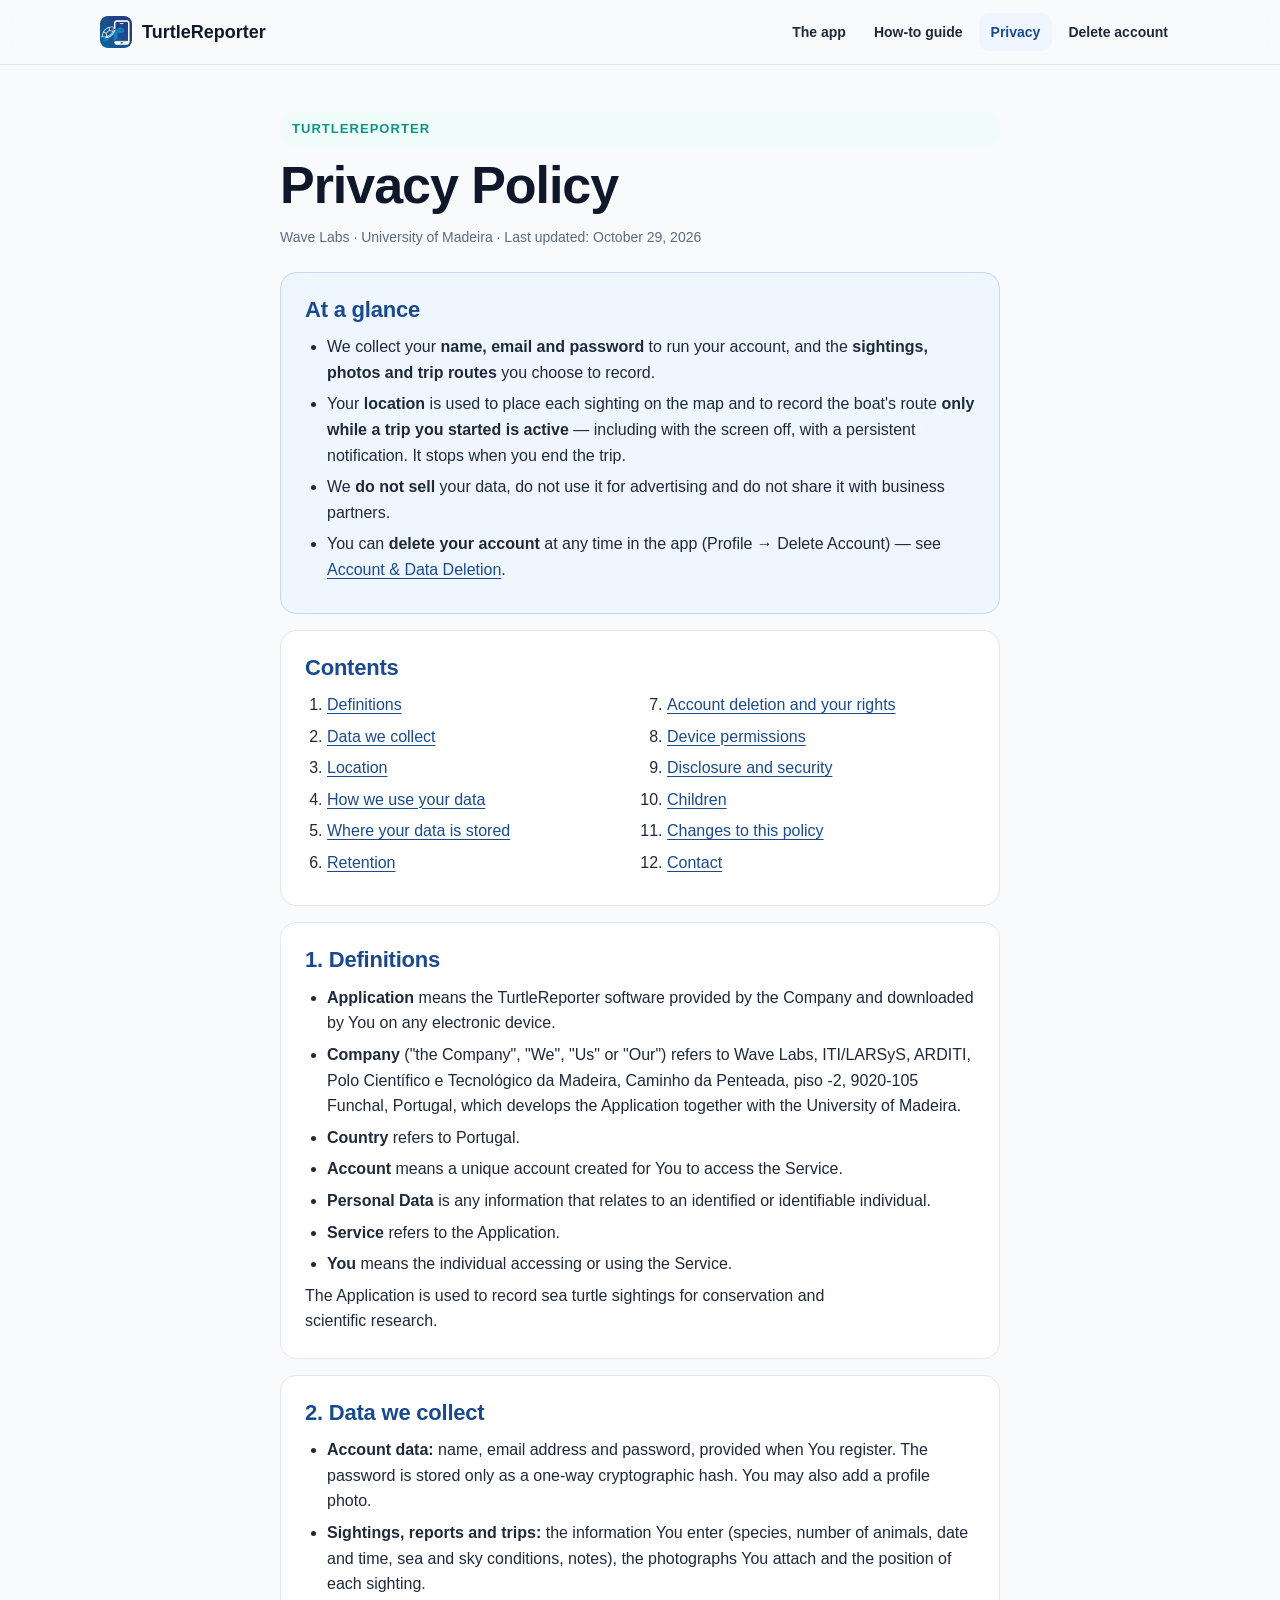
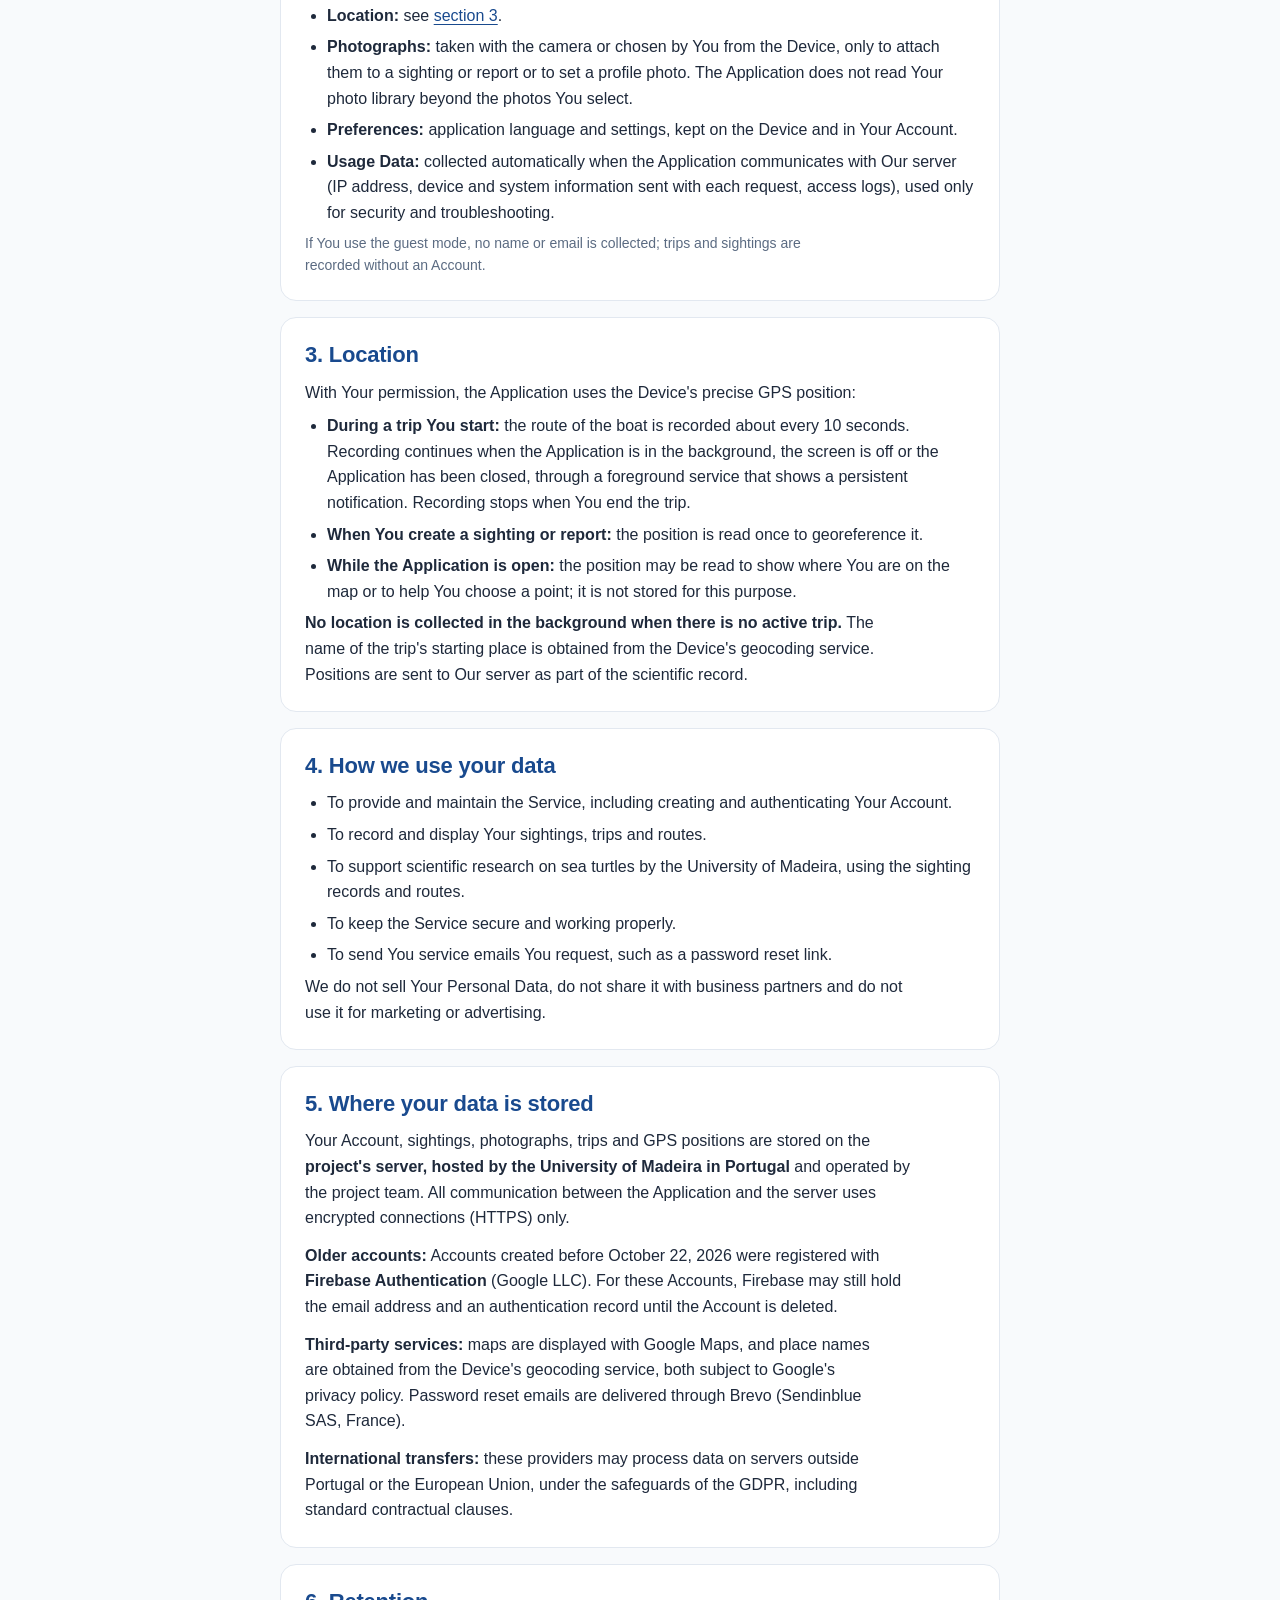
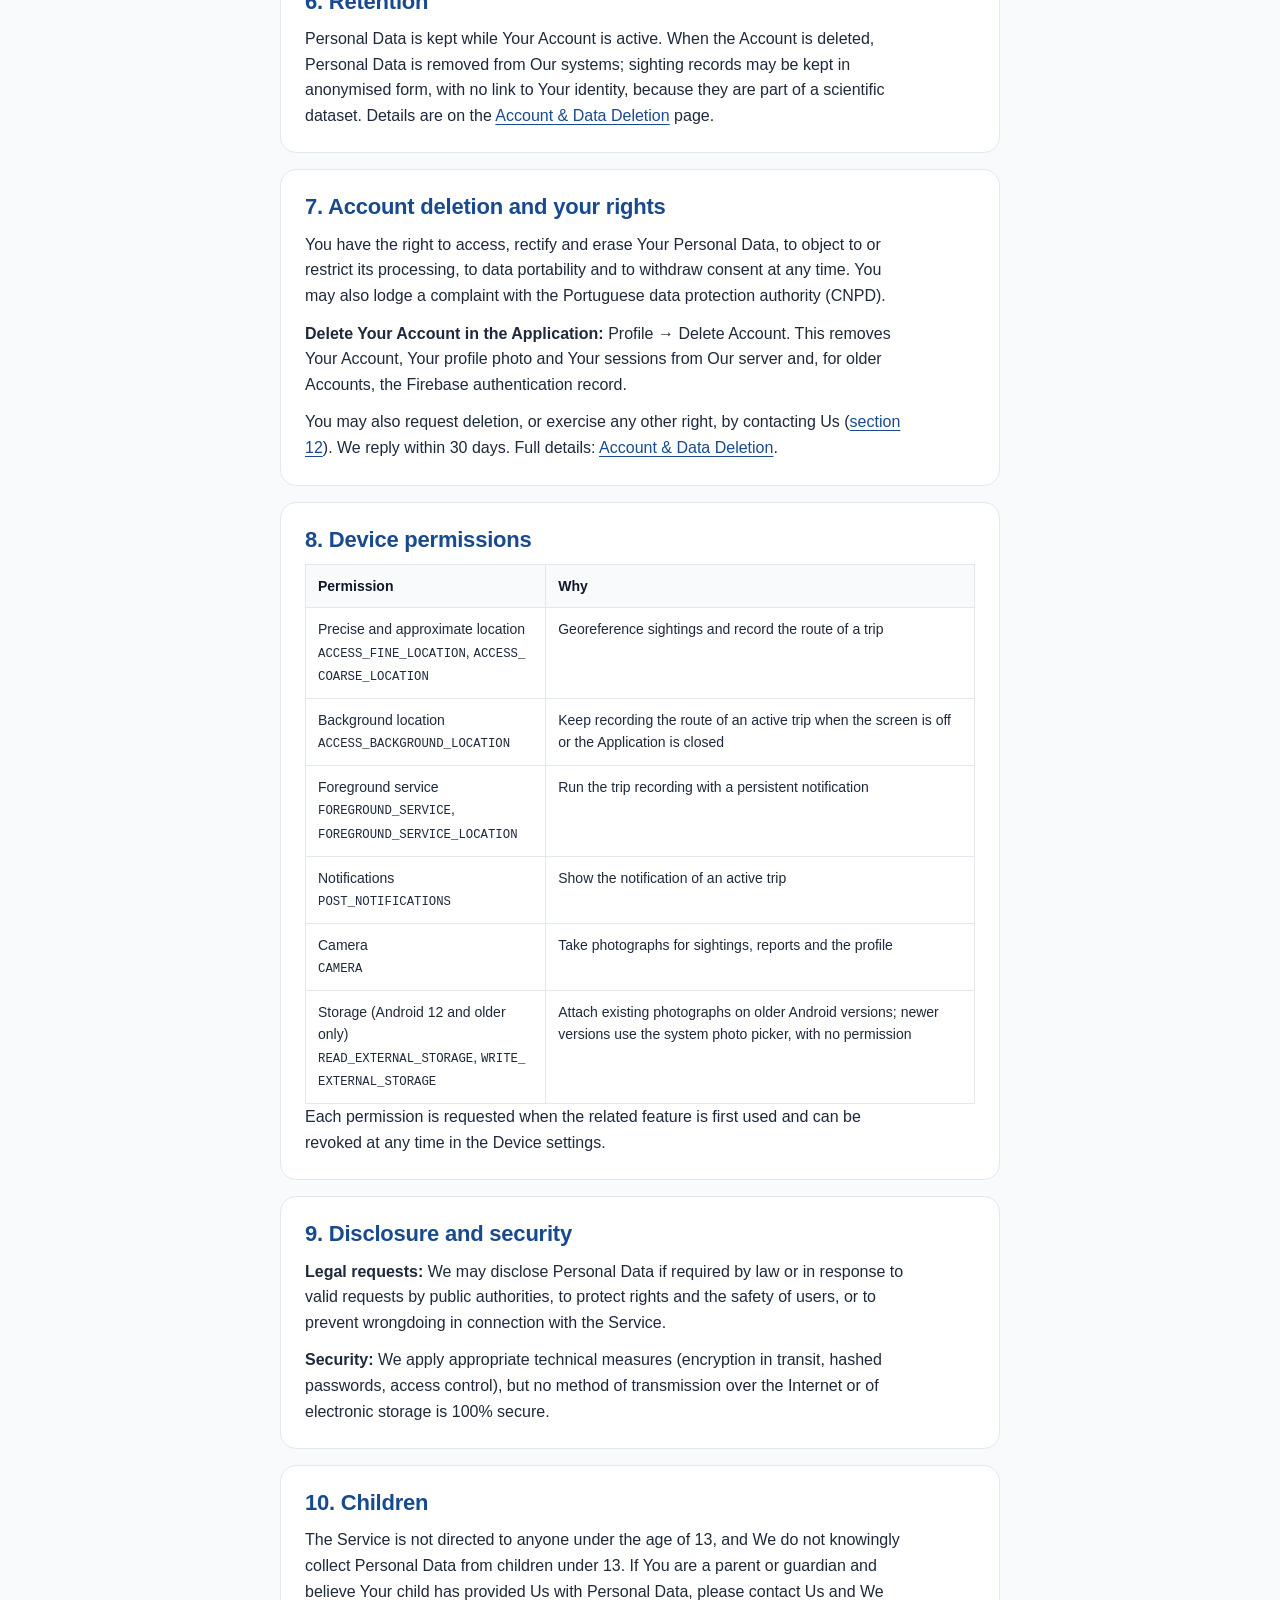
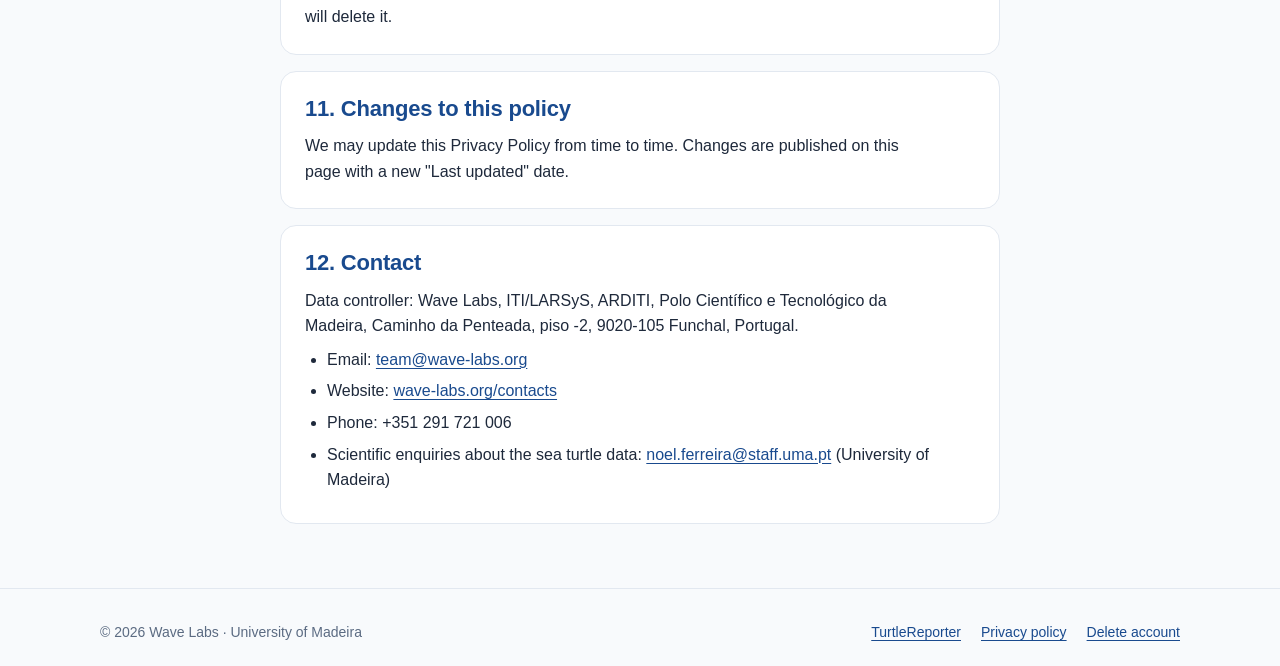
<file: index.html>
<!DOCTYPE html>
<html lang="en">
<head>
<meta charset="UTF-8">
<meta name="viewport" content="width=device-width, initial-scale=1.0">
<title>Privacy Policy — TurtleReporter</title>
<meta name="description" content="Privacy Policy of the TurtleReporter app (sea turtle sightings, Wave Labs and University of Madeira).">
<meta name="theme-color" content="#194a8e">
<link rel="icon" type="image/png" href="assets/img/favicon.png">
<link rel="apple-touch-icon" href="assets/img/icon-192.png">
<link rel="stylesheet" href="assets/site.css">
</head>
<body>
<a class="skip" href="#conteudo">Skip to content</a>
<header class="site-header">
  <div class="wrap">
    <a class="brand" href="app.html"><img src="assets/img/icon-192.png" alt="" width="32" height="32">TurtleReporter</a>
    <nav class="site-nav" aria-label="Main">
      <a href="app.html">The app</a>
      <a href="app.html#guias">How-to guide</a>
      <a href="index.html" aria-current="page">Privacy</a>
      <a href="delete-account.html">Delete account</a>
    </nav>
  </div>
</header>
<main id="conteudo">
<div class="page-hero"><div class="wrap-text"><span class="eyebrow">TurtleReporter</span><h1>Privacy Policy</h1><p class="meta-line">Wave Labs · University of Madeira · Last updated: October 29, 2026</p></div></div>
<div class="legal"><div class="wrap-text">

<div class="summary">
<h2>At a glance</h2>
<ul>
<li>We collect your <strong>name, email and password</strong> to run your account, and the <strong>sightings, photos and trip routes</strong> you choose to record.</li>
<li>Your <strong>location</strong> is used to place each sighting on the map and to record the boat's route <strong>only while a trip you started is active</strong> — including with the screen off, with a persistent notification. It stops when you end the trip.</li>
<li>We <strong>do not sell</strong> your data, do not use it for advertising and do not share it with business partners.</li>
<li>You can <strong>delete your account</strong> at any time in the app (Profile → Delete Account) — see <a href="./delete-account.html">Account &amp; Data Deletion</a>.</li>
</ul>
</div>

<nav class="toc" aria-label="Contents">
<h2>Contents</h2>
<ol>
<li><a href="#definitions">Definitions</a></li>
<li><a href="#data">Data we collect</a></li>
<li><a href="#location">Location</a></li>
<li><a href="#use">How we use your data</a></li>
<li><a href="#storage">Where your data is stored</a></li>
<li><a href="#retention">Retention</a></li>
<li><a href="#account-deletion">Account deletion and your rights</a></li>
<li><a href="#permissions">Device permissions</a></li>
<li><a href="#security">Disclosure and security</a></li>
<li><a href="#children">Children</a></li>
<li><a href="#changes">Changes to this policy</a></li>
<li><a href="#contact">Contact</a></li>
</ol>
</nav>

<section id="definitions">
<h2>1. Definitions</h2>
<ul>
<li><strong>Application</strong> means the TurtleReporter software provided by the Company and downloaded by You on any electronic device.</li>
<li><strong>Company</strong> ("the Company", "We", "Us" or "Our") refers to Wave Labs, ITI/LARSyS, ARDITI, Polo Científico e Tecnológico da Madeira, Caminho da Penteada, piso -2, 9020-105 Funchal, Portugal, which develops the Application together with the University of Madeira.</li>
<li><strong>Country</strong> refers to Portugal.</li>
<li><strong>Account</strong> means a unique account created for You to access the Service.</li>
<li><strong>Personal Data</strong> is any information that relates to an identified or identifiable individual.</li>
<li><strong>Service</strong> refers to the Application.</li>
<li><strong>You</strong> means the individual accessing or using the Service.</li>
</ul>
<p>The Application is used to record sea turtle sightings for conservation and scientific research.</p>
</section>

<section id="data">
<h2>2. Data we collect</h2>
<ul>
<li><strong>Account data:</strong> name, email address and password, provided when You register. The password is stored only as a one-way cryptographic hash. You may also add a profile photo.</li>
<li><strong>Sightings, reports and trips:</strong> the information You enter (species, number of animals, date and time, sea and sky conditions, notes), the photographs You attach and the position of each sighting.</li>
<li><strong>Location:</strong> see <a href="#location">section 3</a>.</li>
<li><strong>Photographs:</strong> taken with the camera or chosen by You from the Device, only to attach them to a sighting or report or to set a profile photo. The Application does not read Your photo library beyond the photos You select.</li>
<li><strong>Preferences:</strong> application language and settings, kept on the Device and in Your Account.</li>
<li><strong>Usage Data:</strong> collected automatically when the Application communicates with Our server (IP address, device and system information sent with each request, access logs), used only for security and troubleshooting.</li>
</ul>
<p class="muted">If You use the guest mode, no name or email is collected; trips and sightings are recorded without an Account.</p>
</section>

<section id="location">
<h2>3. Location</h2>
<p>With Your permission, the Application uses the Device's precise GPS position:</p>
<ul>
<li><strong>During a trip You start:</strong> the route of the boat is recorded about every 10 seconds. Recording continues when the Application is in the background, the screen is off or the Application has been closed, through a foreground service that shows a persistent notification. Recording stops when You end the trip.</li>
<li><strong>When You create a sighting or report:</strong> the position is read once to georeference it.</li>
<li><strong>While the Application is open:</strong> the position may be read to show where You are on the map or to help You choose a point; it is not stored for this purpose.</li>
</ul>
<p><strong>No location is collected in the background when there is no active trip.</strong> The name of the trip's starting place is obtained from the Device's geocoding service. Positions are sent to Our server as part of the scientific record.</p>
</section>

<section id="use">
<h2>4. How we use your data</h2>
<ul>
<li>To provide and maintain the Service, including creating and authenticating Your Account.</li>
<li>To record and display Your sightings, trips and routes.</li>
<li>To support scientific research on sea turtles by the University of Madeira, using the sighting records and routes.</li>
<li>To keep the Service secure and working properly.</li>
<li>To send You service emails You request, such as a password reset link.</li>
</ul>
<p>We do not sell Your Personal Data, do not share it with business partners and do not use it for marketing or advertising.</p>
</section>

<section id="storage">
<h2>5. Where your data is stored</h2>
<p>Your Account, sightings, photographs, trips and GPS positions are stored on the <strong>project's server, hosted by the University of Madeira in Portugal</strong> and operated by the project team. All communication between the Application and the server uses encrypted connections (HTTPS) only.</p>
<p><strong>Older accounts:</strong> Accounts created before October 22, 2026 were registered with <strong>Firebase Authentication</strong> (Google LLC). For these Accounts, Firebase may still hold the email address and an authentication record until the Account is deleted.</p>
<p><strong>Third-party services:</strong> maps are displayed with Google Maps, and place names are obtained from the Device's geocoding service, both subject to Google's privacy policy. Password reset emails are delivered through Brevo (Sendinblue SAS, France).</p>
<p><strong>International transfers:</strong> these providers may process data on servers outside Portugal or the European Union, under the safeguards of the GDPR, including standard contractual clauses.</p>
</section>

<section id="retention">
<h2>6. Retention</h2>
<p>Personal Data is kept while Your Account is active. When the Account is deleted, Personal Data is removed from Our systems; sighting records may be kept in anonymised form, with no link to Your identity, because they are part of a scientific dataset. Details are on the <a href="./delete-account.html">Account &amp; Data Deletion</a> page.</p>
</section>

<section id="account-deletion">
<h2>7. Account deletion and your rights</h2>
<p>You have the right to access, rectify and erase Your Personal Data, to object to or restrict its processing, to data portability and to withdraw consent at any time. You may also lodge a complaint with the Portuguese data protection authority (CNPD).</p>
<p><strong>Delete Your Account in the Application:</strong> Profile → Delete Account. This removes Your Account, Your profile photo and Your sessions from Our server and, for older Accounts, the Firebase authentication record.</p>
<p>You may also request deletion, or exercise any other right, by contacting Us (<a href="#contact">section 12</a>). We reply within 30 days. Full details: <a href="./delete-account.html">Account &amp; Data Deletion</a>.</p>
</section>

<section id="permissions">
<h2>8. Device permissions</h2>
<table class="stack">
<tr><th>Permission</th><th>Why</th></tr>
<tr><td>Precise and approximate location<br><code>ACCESS_<wbr>FINE_<wbr>LOCATION</code>, <code>ACCESS_<wbr>COARSE_<wbr>LOCATION</code></td><td>Georeference sightings and record the route of a trip</td></tr>
<tr><td>Background location<br><code>ACCESS_<wbr>BACKGROUND_<wbr>LOCATION</code></td><td>Keep recording the route of an active trip when the screen is off or the Application is closed</td></tr>
<tr><td>Foreground service<br><code>FOREGROUND_<wbr>SERVICE</code>, <code>FOREGROUND_<wbr>SERVICE_<wbr>LOCATION</code></td><td>Run the trip recording with a persistent notification</td></tr>
<tr><td>Notifications<br><code>POST_<wbr>NOTIFICATIONS</code></td><td>Show the notification of an active trip</td></tr>
<tr><td>Camera<br><code>CAMERA</code></td><td>Take photographs for sightings, reports and the profile</td></tr>
<tr><td>Storage (Android 12 and older only)<br><code>READ_<wbr>EXTERNAL_<wbr>STORAGE</code>, <code>WRITE_<wbr>EXTERNAL_<wbr>STORAGE</code></td><td>Attach existing photographs on older Android versions; newer versions use the system photo picker, with no permission</td></tr>
</table>
<p>Each permission is requested when the related feature is first used and can be revoked at any time in the Device settings.</p>
</section>

<section id="security">
<h2>9. Disclosure and security</h2>
<p><strong>Legal requests:</strong> We may disclose Personal Data if required by law or in response to valid requests by public authorities, to protect rights and the safety of users, or to prevent wrongdoing in connection with the Service.</p>
<p><strong>Security:</strong> We apply appropriate technical measures (encryption in transit, hashed passwords, access control), but no method of transmission over the Internet or of electronic storage is 100% secure.</p>
</section>

<section id="children">
<h2>10. Children</h2>
<p>The Service is not directed to anyone under the age of 13, and We do not knowingly collect Personal Data from children under 13. If You are a parent or guardian and believe Your child has provided Us with Personal Data, please contact Us and We will delete it.</p>
</section>

<section id="changes">
<h2>11. Changes to this policy</h2>
<p>We may update this Privacy Policy from time to time. Changes are published on this page with a new "Last updated" date.</p>
</section>

<section id="contact">
<h2>12. Contact</h2>
<p>Data controller: Wave Labs, ITI/LARSyS, ARDITI, Polo Científico e Tecnológico da Madeira, Caminho da Penteada, piso -2, 9020-105 Funchal, Portugal.</p>
<ul>
<li>Email: <a href="mailto:team@wave-labs.org">team@wave-labs.org</a></li>
<li>Website: <a href="https://wave-labs.org/contacts/">wave-labs.org/contacts</a></li>
<li>Phone: +351 291 721 006</li>
<li>Scientific enquiries about the sea turtle data: <a href="mailto:noel.ferreira@staff.uma.pt">noel.ferreira@staff.uma.pt</a> (University of Madeira)</li>
</ul>
</section>

</div></div>
</main>
<footer class="site-footer">
  <div class="wrap">
    <span>© 2026 Wave Labs · University of Madeira</span>
    <nav aria-label="Footer"><a href="app.html">TurtleReporter</a><a href="index.html">Privacy policy</a><a href="delete-account.html">Delete account</a></nav>
  </div>
</footer>
</body>
</html>
</file>
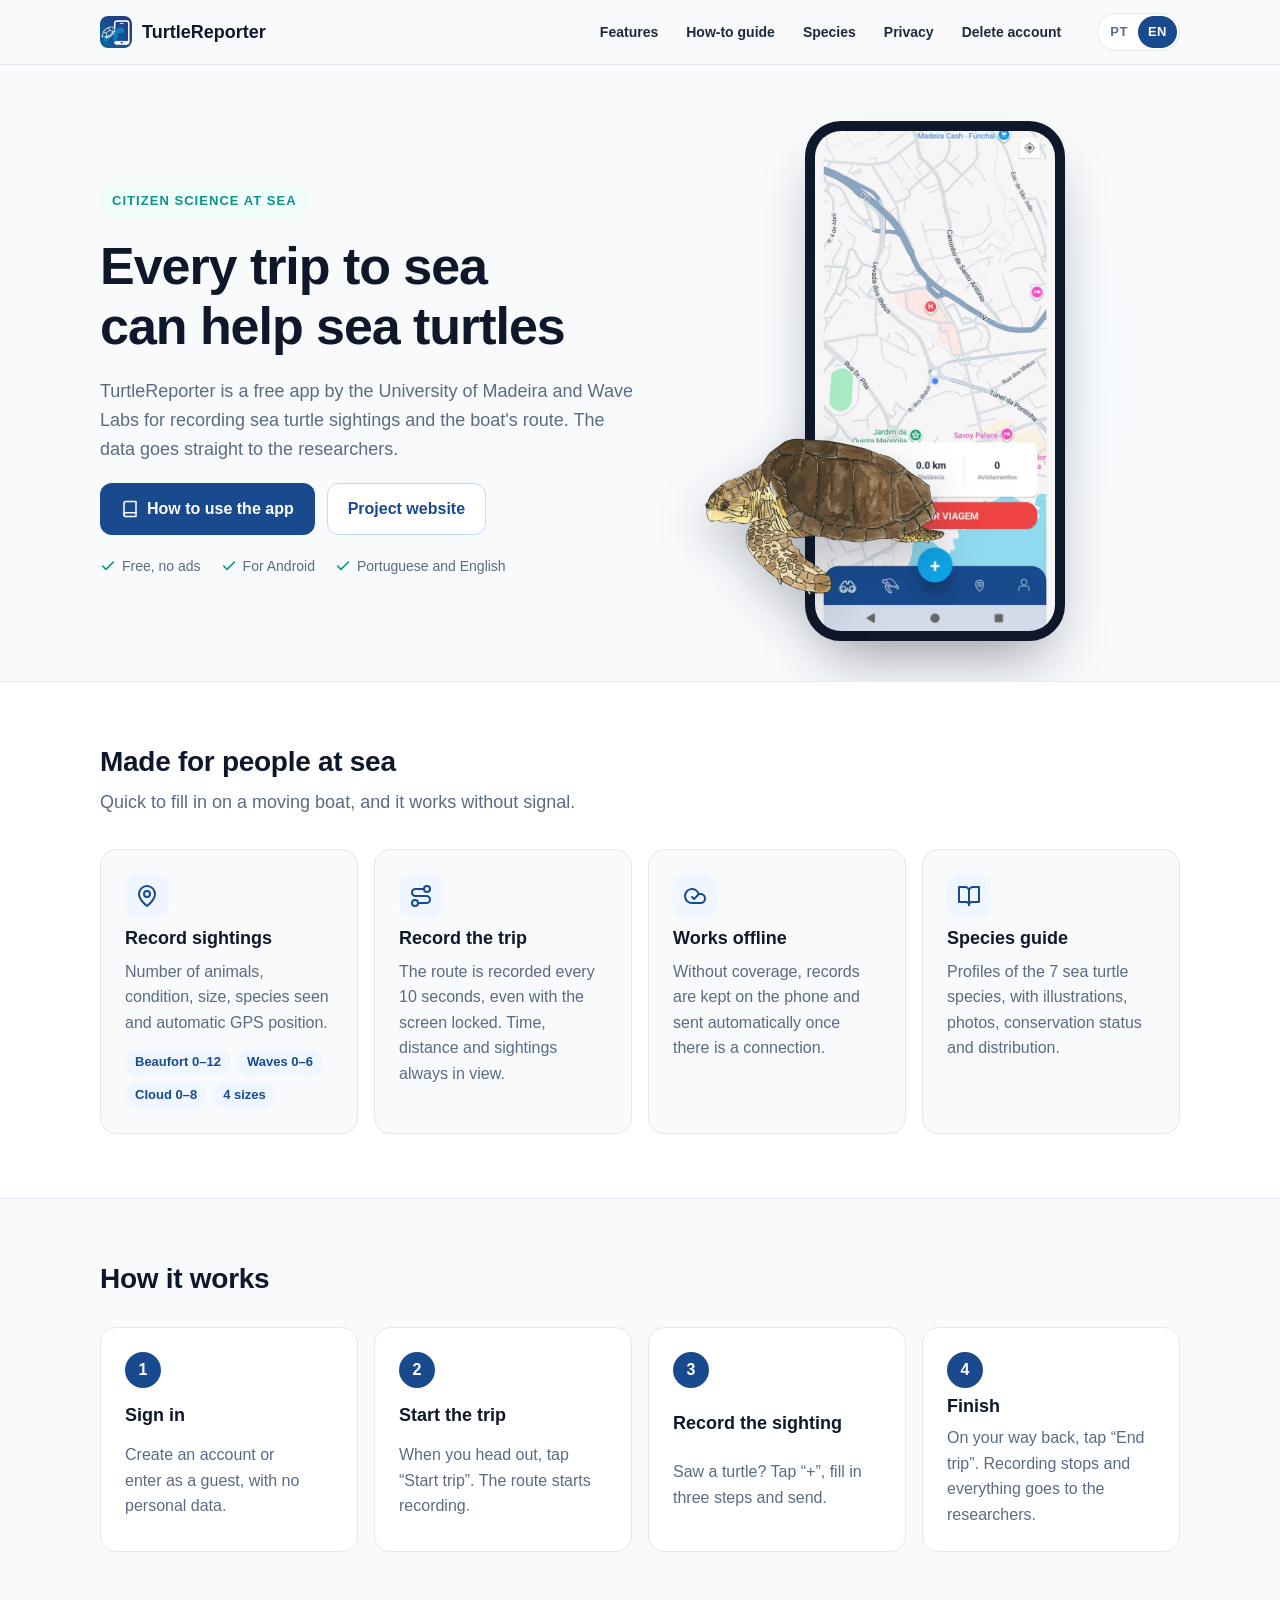
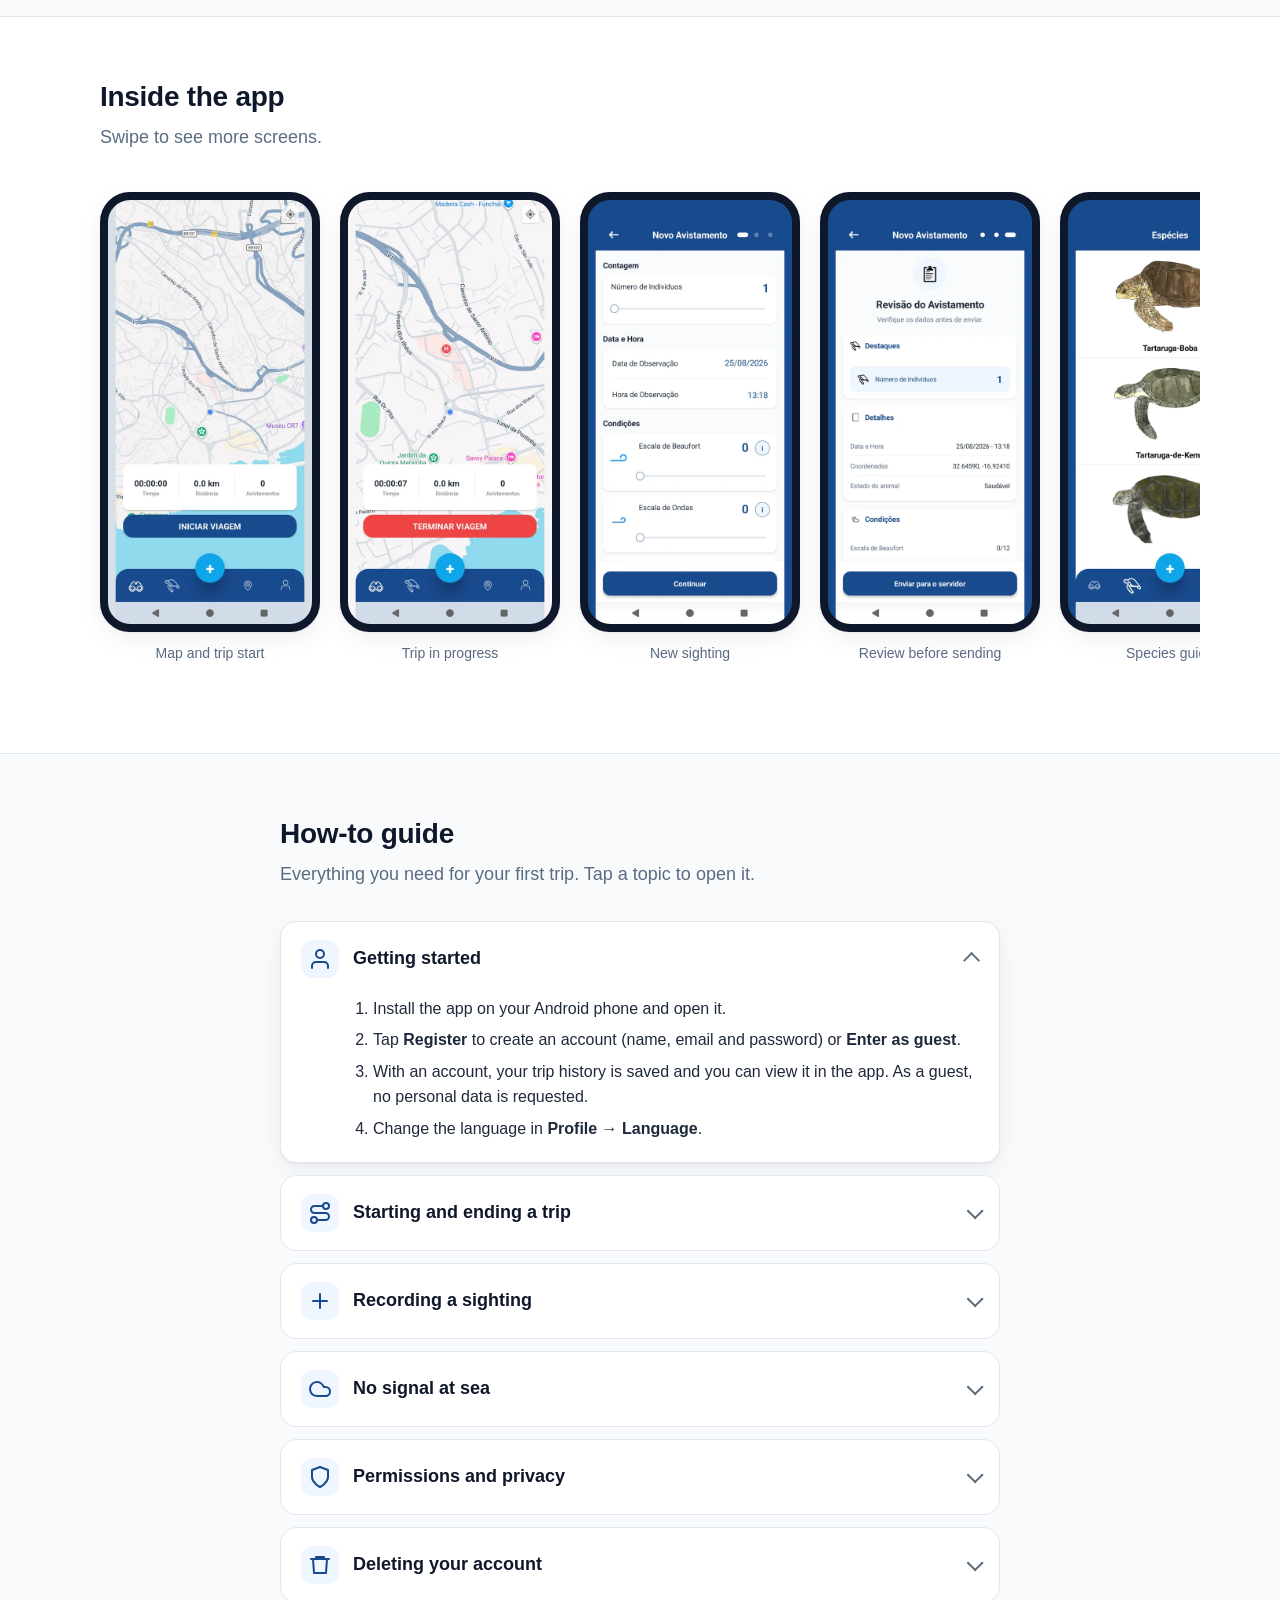
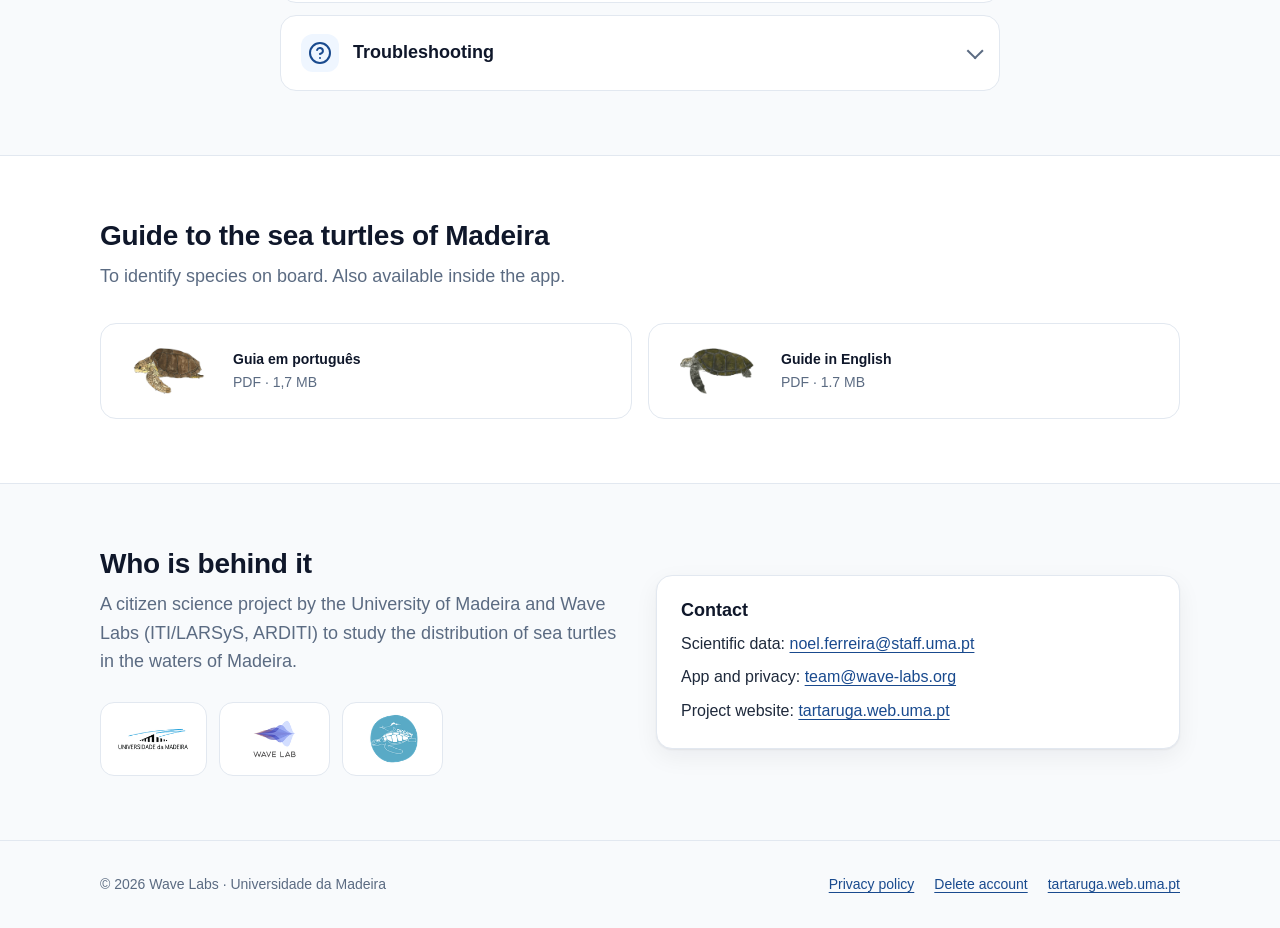
<file: app.html>
<!DOCTYPE html>
<html lang="pt-PT" data-lang="pt" data-bilingual data-title-pt="TurtleReporter — Ciência cidadã no mar" data-title-en="TurtleReporter — Citizen science at sea">
<head>
<meta charset="UTF-8">
<meta name="viewport" content="width=device-width, initial-scale=1.0">
<title>TurtleReporter — Ciência cidadã no mar</title>
<meta name="description" content="TurtleReporter: app gratuita para registar avistamentos de tartarugas marinhas e o percurso das saídas para o mar. Universidade da Madeira e Wave Labs.">
<meta name="theme-color" content="#194a8e">
<meta property="og:title" content="TurtleReporter — Ciência cidadã no mar">
<meta property="og:description" content="Registe avistamentos de tartarugas marinhas e apoie a conservação.">
<meta property="og:image" content="https://noelferreira12.github.io/turtlereporter-privacy/assets/img/og.png">
<meta property="og:type" content="website">
<link rel="icon" type="image/png" href="assets/img/favicon.png">
<link rel="apple-touch-icon" href="assets/img/icon-192.png">
<link rel="stylesheet" href="assets/site.css">
<script src="assets/site.js" defer></script>
</head>
<body>
<a class="skip" href="#conteudo"><span class="pt">Saltar para o conteúdo</span><span class="en">Skip to content</span></a>

<header class="site-header">
  <div class="wrap">
    <a class="brand" href="app.html"><img src="assets/img/icon-192.png" alt="" width="32" height="32">TurtleReporter</a>
    <nav class="site-nav" aria-label="Principal">
      <a href="#funcionalidades"><span class="pt">Funcionalidades</span><span class="en">Features</span></a>
      <a href="#guias"><span class="pt">Guia de utilização</span><span class="en">How-to guide</span></a>
      <a href="#especies"><span class="pt">Espécies</span><span class="en">Species</span></a>
      <a href="index.html"><span class="pt">Privacidade</span><span class="en">Privacy</span></a>
      <a href="delete-account.html"><span class="pt">Eliminar conta</span><span class="en">Delete account</span></a>
    </nav>
    <div class="lang" role="group" aria-label="Idioma / Language">
      <button type="button" data-set-lang="pt" aria-pressed="true">PT</button>
      <button type="button" data-set-lang="en" aria-pressed="false">EN</button>
    </div>
  </div>
</header>

<main id="conteudo">

<section class="hero">
  <div class="wrap">
    <div class="hero-copy">
      <span class="eyebrow"><span class="pt">Ciência cidadã no mar</span><span class="en">Citizen science at sea</span></span>
      <h1><span class="pt">Cada saída para o mar pode ajudar as tartarugas</span><span class="en">Every trip to sea can help sea turtles</span></h1>
      <p class="lead">
        <span class="pt">O TurtleReporter é uma app gratuita da Universidade da Madeira e do Wave Labs para registar avistamentos de tartarugas marinhas e o percurso da embarcação. Os dados vão diretamente para os investigadores.</span>
        <span class="en">TurtleReporter is a free app by the University of Madeira and Wave Labs for recording sea turtle sightings and the boat's route. The data goes straight to the researchers.</span>
      </p>
      <div class="hero-actions">
        <a class="btn btn-primary" href="#guias">
          <svg viewBox="0 0 24 24" fill="none" stroke="currentColor" stroke-width="2" stroke-linecap="round" stroke-linejoin="round" aria-hidden="true"><path d="M4 19.5A2.5 2.5 0 0 1 6.5 17H20"/><path d="M6.5 2H20v20H6.5A2.5 2.5 0 0 1 4 19.5v-15A2.5 2.5 0 0 1 6.5 2z"/></svg>
          <span class="pt">Como usar a app</span><span class="en">How to use the app</span>
        </a>
        <a class="btn btn-ghost" href="https://tartaruga.web.uma.pt" rel="noopener">
          <span class="pt">Site do projeto</span><span class="en">Project website</span>
        </a>
      </div>
      <div class="hero-meta">
        <span><svg viewBox="0 0 24 24" fill="none" stroke="currentColor" stroke-width="2.4" stroke-linecap="round" stroke-linejoin="round" aria-hidden="true"><path d="M20 6 9 17l-5-5"/></svg><span class="pt">Gratuita, sem anúncios</span><span class="en">Free, no ads</span></span>
        <span><svg viewBox="0 0 24 24" fill="none" stroke="currentColor" stroke-width="2.4" stroke-linecap="round" stroke-linejoin="round" aria-hidden="true"><path d="M20 6 9 17l-5-5"/></svg><span class="pt">Para Android</span><span class="en">For Android</span></span>
        <span><svg viewBox="0 0 24 24" fill="none" stroke="currentColor" stroke-width="2.4" stroke-linecap="round" stroke-linejoin="round" aria-hidden="true"><path d="M20 6 9 17l-5-5"/></svg><span class="pt">Português e inglês</span><span class="en">Portuguese and English</span></span>
      </div>
    </div>
    <div class="hero-visual">
      <div class="phone"><img src="assets/img/02_viagem_a_decorrer.webp" width="540" height="1080" alt="Ecrã da app com uma viagem a decorrer no mapa"></div>
      <img class="hero-turtle" src="assets/img/loggerhead.webp" width="960" height="540" alt="" loading="eager">
    </div>
  </div>
</section>

<section class="band band-soft" id="funcionalidades" aria-labelledby="t-func">
  <div class="wrap">
    <div class="section-head">
      <h2 id="t-func"><span class="pt">Feita para quem está no mar</span><span class="en">Made for people at sea</span></h2>
      <p><span class="pt">Rápida de preencher com o barco a andar, e funciona mesmo sem rede.</span><span class="en">Quick to fill in on a moving boat, and it works without signal.</span></p>
    </div>
    <div class="grid">
      <article class="card">
        <div class="icon-badge"><svg viewBox="0 0 24 24" fill="none" stroke="currentColor" stroke-width="2" stroke-linecap="round" stroke-linejoin="round" aria-hidden="true"><path d="M20 10c0 6-8 12-8 12s-8-6-8-12a8 8 0 0 1 16 0z"/><circle cx="12" cy="10" r="3"/></svg></div>
        <h3><span class="pt">Registar avistamentos</span><span class="en">Record sightings</span></h3>
        <p><span class="pt">Número de animais, estado, tamanho, espécies vistas e posição GPS automática.</span><span class="en">Number of animals, condition, size, species seen and automatic GPS position.</span></p>
        <div class="tag-list">
          <span class="tag"><span class="pt">Beaufort 0–12</span><span class="en">Beaufort 0–12</span></span>
          <span class="tag"><span class="pt">Ondulação 0–6</span><span class="en">Waves 0–6</span></span>
          <span class="tag"><span class="pt">Nebulosidade 0–8</span><span class="en">Cloud 0–8</span></span>
          <span class="tag"><span class="pt">4 tamanhos</span><span class="en">4 sizes</span></span>
        </div>
      </article>
      <article class="card">
        <div class="icon-badge"><svg viewBox="0 0 24 24" fill="none" stroke="currentColor" stroke-width="2" stroke-linecap="round" stroke-linejoin="round" aria-hidden="true"><circle cx="6" cy="19" r="3"/><path d="M9 19h8.5a3.5 3.5 0 0 0 0-7h-11a3.5 3.5 0 0 1 0-7H15"/><circle cx="18" cy="5" r="3"/></svg></div>
        <h3><span class="pt">Gravar a viagem</span><span class="en">Record the trip</span></h3>
        <p><span class="pt">O percurso fica gravado de 10 em 10 segundos, mesmo com o ecrã bloqueado. Tempo, distância e avistamentos sempre à vista.</span><span class="en">The route is recorded every 10 seconds, even with the screen locked. Time, distance and sightings always in view.</span></p>
      </article>
      <article class="card">
        <div class="icon-badge"><svg viewBox="0 0 24 24" fill="none" stroke="currentColor" stroke-width="2" stroke-linecap="round" stroke-linejoin="round" aria-hidden="true"><path d="M17.5 19H9a7 7 0 1 1 6.71-9h1.79a4.5 4.5 0 1 1 0 9z"/><path d="m9 13 2 2 4-4"/></svg></div>
        <h3><span class="pt">Funciona sem rede</span><span class="en">Works offline</span></h3>
        <p><span class="pt">Sem cobertura, os registos ficam guardados no telemóvel e são enviados sozinhos quando houver ligação.</span><span class="en">Without coverage, records are kept on the phone and sent automatically once there is a connection.</span></p>
      </article>
      <article class="card">
        <div class="icon-badge"><svg viewBox="0 0 24 24" fill="none" stroke="currentColor" stroke-width="2" stroke-linecap="round" stroke-linejoin="round" aria-hidden="true"><path d="M2 3h6a4 4 0 0 1 4 4v14a3 3 0 0 0-3-3H2z"/><path d="M22 3h-6a4 4 0 0 0-4 4v14a3 3 0 0 1 3-3h7z"/></svg></div>
        <h3><span class="pt">Guia de espécies</span><span class="en">Species guide</span></h3>
        <p><span class="pt">Fichas das 7 espécies de tartarugas marinhas, com ilustrações, fotografias, estado de conservação e distribuição.</span><span class="en">Profiles of the 7 sea turtle species, with illustrations, photos, conservation status and distribution.</span></p>
      </article>
    </div>
  </div>
</section>

<section class="band" aria-labelledby="t-como">
  <div class="wrap">
    <div class="section-head">
      <h2 id="t-como"><span class="pt">Como funciona</span><span class="en">How it works</span></h2>
    </div>
    <ol class="steps">
      <li><h3><span class="pt">Entrar</span><span class="en">Sign in</span></h3><p><span class="pt">Crie uma conta ou entre como convidado, sem dados pessoais.</span><span class="en">Create an account or enter as a guest, with no personal data.</span></p></li>
      <li><h3><span class="pt">Iniciar a viagem</span><span class="en">Start the trip</span></h3><p><span class="pt">Ao sair para o mar, toque em «Iniciar viagem». O percurso começa a ser gravado.</span><span class="en">When you head out, tap “Start trip”. The route starts recording.</span></p></li>
      <li><h3><span class="pt">Registar o avistamento</span><span class="en">Record the sighting</span></h3><p><span class="pt">Viu uma tartaruga? Toque em «+», preencha em três passos e envie.</span><span class="en">Saw a turtle? Tap “+”, fill in three steps and send.</span></p></li>
      <li><h3><span class="pt">Terminar</span><span class="en">Finish</span></h3><p><span class="pt">No regresso, toque em «Terminar viagem». A gravação para e tudo segue para os investigadores.</span><span class="en">On your way back, tap “End trip”. Recording stops and everything goes to the researchers.</span></p></li>
    </ol>
  </div>
</section>

<section class="band band-soft" aria-labelledby="t-ecras">
  <div class="wrap">
    <div class="section-head">
      <h2 id="t-ecras"><span class="pt">A app por dentro</span><span class="en">Inside the app</span></h2>
      <p><span class="pt">Deslize para ver mais ecrãs.</span><span class="en">Swipe to see more screens.</span></p>
    </div>
    <div class="gallery" tabindex="0" aria-label="Capturas de ecrã / Screenshots">
      <figure><div class="phone"><img src="assets/img/01_mapa.webp" width="540" height="1080" alt="Mapa com a posição atual e botão Iniciar viagem"></div><figcaption><span class="pt">Mapa e início da viagem</span><span class="en">Map and trip start</span></figcaption></figure>
      <figure><div class="phone"><img src="assets/img/02_viagem_a_decorrer.webp" width="540" height="1080" alt="Viagem a decorrer com tempo e distância"></div><figcaption><span class="pt">Viagem a decorrer</span><span class="en">Trip in progress</span></figcaption></figure>
      <figure><div class="phone"><img src="assets/img/03_novo_avistamento.webp" width="540" height="1080" loading="lazy" alt="Formulário de novo avistamento"></div><figcaption><span class="pt">Novo avistamento</span><span class="en">New sighting</span></figcaption></figure>
      <figure><div class="phone"><img src="assets/img/04_revisao.webp" width="540" height="1080" loading="lazy" alt="Revisão do avistamento antes de enviar"></div><figcaption><span class="pt">Revisão antes de enviar</span><span class="en">Review before sending</span></figcaption></figure>
      <figure><div class="phone"><img src="assets/img/05_guia_especies.webp" width="540" height="1080" loading="lazy" alt="Lista do guia de espécies"></div><figcaption><span class="pt">Guia de espécies</span><span class="en">Species guide</span></figcaption></figure>
      <figure><div class="phone"><img src="assets/img/06_especie_detalhe.webp" width="540" height="1080" loading="lazy" alt="Ficha da tartaruga-boba"></div><figcaption><span class="pt">Ficha da espécie</span><span class="en">Species profile</span></figcaption></figure>
      <figure><div class="phone"><img src="assets/img/07_perfil.webp" width="540" height="1080" loading="lazy" alt="Perfil com idioma, inquéritos e privacidade"></div><figcaption><span class="pt">Perfil</span><span class="en">Profile</span></figcaption></figure>
    </div>
  </div>
</section>

<section class="band" id="guias" aria-labelledby="t-guias">
  <div class="wrap-text">
    <div class="section-head">
      <h2 id="t-guias"><span class="pt">Guia de utilização</span><span class="en">How-to guide</span></h2>
      <p><span class="pt">Tudo o que precisa para a primeira saída. Toque num tema para abrir.</span><span class="en">Everything you need for your first trip. Tap a topic to open it.</span></p>
    </div>
    <div class="guides">

      <details class="guide" open>
        <summary><span class="icon-badge"><svg viewBox="0 0 24 24" fill="none" stroke="currentColor" stroke-width="2" stroke-linecap="round" stroke-linejoin="round" aria-hidden="true"><path d="M20 21v-2a4 4 0 0 0-4-4H8a4 4 0 0 0-4 4v2"/><circle cx="12" cy="7" r="4"/></svg></span><span class="pt">Primeiros passos</span><span class="en">Getting started</span></summary>
        <div class="guide-body">
          <ol class="pt">
            <li>Instale a app no telemóvel Android e abra-a.</li>
            <li>Toque em <strong>Registar</strong> para criar conta (nome, email e password) ou em <strong>Entrar como convidado</strong>.</li>
            <li>Com conta, o histórico das suas viagens fica guardado e pode consultá-lo na app. Como convidado, não é pedido nenhum dado pessoal.</li>
            <li>O idioma muda em <strong>Perfil → Idioma</strong>.</li>
          </ol>
          <ol class="en">
            <li>Install the app on your Android phone and open it.</li>
            <li>Tap <strong>Register</strong> to create an account (name, email and password) or <strong>Enter as guest</strong>.</li>
            <li>With an account, your trip history is saved and you can view it in the app. As a guest, no personal data is requested.</li>
            <li>Change the language in <strong>Profile → Language</strong>.</li>
          </ol>
        </div>
      </details>

      <details class="guide">
        <summary><span class="icon-badge"><svg viewBox="0 0 24 24" fill="none" stroke="currentColor" stroke-width="2" stroke-linecap="round" stroke-linejoin="round" aria-hidden="true"><circle cx="6" cy="19" r="3"/><path d="M9 19h8.5a3.5 3.5 0 0 0 0-7h-11a3.5 3.5 0 0 1 0-7H15"/><circle cx="18" cy="5" r="3"/></svg></span><span class="pt">Iniciar e terminar uma viagem</span><span class="en">Starting and ending a trip</span></summary>
        <div class="guide-body">
          <ol class="pt">
            <li>No ecrã principal toque em <strong>Iniciar viagem</strong>.</li>
            <li>Permita o acesso à localização. A app explica antes porque precisa de continuar a gravar com o ecrã desligado; para isso escolha <strong>Permitir sempre</strong>.</li>
            <li>Permita as notificações: enquanto a viagem estiver ativa aparece uma notificação permanente.</li>
            <li>Pode bloquear o ecrã e guardar o telemóvel. O percurso continua a ser gravado.</li>
            <li>No fim toque em <strong>Terminar viagem</strong>. A gravação para e a notificação desaparece.</li>
          </ol>
          <ol class="en">
            <li>On the main screen tap <strong>Start trip</strong>.</li>
            <li>Allow location access. The app first explains why it needs to keep recording with the screen off; for that choose <strong>Allow all the time</strong>.</li>
            <li>Allow notifications: a persistent notification is shown while the trip is active.</li>
            <li>You can lock the screen and put the phone away. The route keeps recording.</li>
            <li>At the end tap <strong>End trip</strong>. Recording stops and the notification disappears.</li>
          </ol>
          <p class="tip"><span class="pt">Em alguns telemóveis (Samsung, Xiaomi…) a poupança de bateria pode parar a gravação. Se o percurso ficar com falhas, desative a otimização de bateria para o TurtleReporter nas definições do Android.</span><span class="en">On some phones (Samsung, Xiaomi…) battery saving may stop recording. If the route has gaps, turn off battery optimisation for TurtleReporter in the Android settings.</span></p>
        </div>
      </details>

      <details class="guide">
        <summary><span class="icon-badge"><svg viewBox="0 0 24 24" fill="none" stroke="currentColor" stroke-width="2" stroke-linecap="round" stroke-linejoin="round" aria-hidden="true"><path d="M12 5v14M5 12h14"/></svg></span><span class="pt">Registar um avistamento</span><span class="en">Recording a sighting</span></summary>
        <div class="guide-body">
          <ol class="pt">
            <li>Toque no botão <strong>+</strong> ao centro da barra inferior.</li>
            <li><strong>Passo 1:</strong> número de animais, data e hora, condições (Escala de Beaufort, ondulação e nebulosidade), tamanho estimado (Pequena, Média, Grande ou Muito Grande), estado do animal e espécies vistas.</li>
            <li><strong>Passo 2:</strong> até 3 fotografias — céu, mar e tartaruga.</li>
            <li><strong>Passo 3:</strong> reveja tudo e toque em <strong>Enviar para o servidor</strong>.</li>
          </ol>
          <ol class="en">
            <li>Tap the <strong>+</strong> button in the middle of the bottom bar.</li>
            <li><strong>Step 1:</strong> number of animals, date and time, conditions (Beaufort scale, waves and cloud cover), estimated size (Small, Medium, Large or Very large), condition of the animal and species seen.</li>
            <li><strong>Step 2:</strong> up to 3 photos — sky, sea and turtle.</li>
            <li><strong>Step 3:</strong> review everything and tap <strong>Send to server</strong>.</li>
          </ol>
          <p class="tip"><span class="pt">Os botões <strong>i</strong> junto de cada escala mostram ajuda. A posição é preenchida pelo GPS.</span><span class="en">The <strong>i</strong> buttons next to each scale show help. The position is filled in by the GPS.</span></p>
        </div>
      </details>

      <details class="guide">
        <summary><span class="icon-badge"><svg viewBox="0 0 24 24" fill="none" stroke="currentColor" stroke-width="2" stroke-linecap="round" stroke-linejoin="round" aria-hidden="true"><path d="M17.5 19H9a7 7 0 1 1 6.71-9h1.79a4.5 4.5 0 1 1 0 9z"/></svg></span><span class="pt">Sem rede no mar</span><span class="en">No signal at sea</span></summary>
        <div class="guide-body">
          <p class="pt">Pode usar a app normalmente sem cobertura. Viagens, posições e avistamentos ficam guardados no telemóvel e são enviados automaticamente quando voltar a haver rede. Não feche a sessão nem desinstale a app antes disso.</p>
          <p class="en">You can use the app normally without coverage. Trips, positions and sightings are kept on the phone and sent automatically once there is signal again. Do not sign out or uninstall the app before that.</p>
        </div>
      </details>

      <details class="guide">
        <summary><span class="icon-badge"><svg viewBox="0 0 24 24" fill="none" stroke="currentColor" stroke-width="2" stroke-linecap="round" stroke-linejoin="round" aria-hidden="true"><path d="M12 22s8-4 8-10V5l-8-3-8 3v7c0 6 8 10 8 10z"/></svg></span><span class="pt">Permissões e privacidade</span><span class="en">Permissions and privacy</span></summary>
        <div class="guide-body">
          <ul class="pt">
            <li><strong>Localização:</strong> posição dos avistamentos e percurso da viagem. Em 2.º plano, só durante uma viagem que iniciou.</li>
            <li><strong>Notificações:</strong> a notificação da viagem ativa.</li>
            <li><strong>Câmara:</strong> fotografias dos avistamentos e do perfil. As fotos existentes escolhem-se pelo seletor do Android.</li>
          </ul>
          <ul class="en">
            <li><strong>Location:</strong> position of sightings and trip route. In the background, only during a trip you started.</li>
            <li><strong>Notifications:</strong> the notification of the active trip.</li>
            <li><strong>Camera:</strong> photos for sightings and the profile. Existing photos are chosen with the Android picker.</li>
          </ul>
          <p><a href="index.html"><span class="pt">Ler a política de privacidade completa</span><span class="en">Read the full privacy policy</span></a></p>
        </div>
      </details>

      <details class="guide">
        <summary><span class="icon-badge"><svg viewBox="0 0 24 24" fill="none" stroke="currentColor" stroke-width="2" stroke-linecap="round" stroke-linejoin="round" aria-hidden="true"><path d="M3 6h18M8 6V4h8v2M19 6l-1 14H6L5 6"/></svg></span><span class="pt">Eliminar a conta</span><span class="en">Deleting your account</span></summary>
        <div class="guide-body">
          <p class="pt">Na app: <strong>Perfil → Eliminar Conta</strong>. A conta e os dados pessoais são apagados de imediato; os avistamentos ficam apenas como dados científicos anónimos.</p>
          <p class="en">In the app: <strong>Profile → Delete Account</strong>. The account and personal data are deleted immediately; sightings remain only as anonymous scientific data.</p>
          <p><a href="delete-account.html"><span class="pt">Ver o que é apagado e o que fica</span><span class="en">See what is deleted and what is kept</span></a></p>
        </div>
      </details>

      <details class="guide">
        <summary><span class="icon-badge"><svg viewBox="0 0 24 24" fill="none" stroke="currentColor" stroke-width="2" stroke-linecap="round" stroke-linejoin="round" aria-hidden="true"><circle cx="12" cy="12" r="10"/><path d="M9.09 9a3 3 0 0 1 5.83 1c0 2-3 3-3 3M12 17h.01"/></svg></span><span class="pt">Problemas comuns</span><span class="en">Troubleshooting</span></summary>
        <div class="guide-body">
          <ul class="pt">
            <li><strong>«Sem permissão de localização»:</strong> ative a localização do telemóvel e dê permissão ao TurtleReporter nas definições do Android.</li>
            <li><strong>O percurso tem falhas:</strong> desative a otimização de bateria para a app e mantenha a notificação da viagem.</li>
            <li><strong>Um avistamento não aparece:</strong> confirme se há rede; os registos pendentes são enviados quando a ligação voltar.</li>
            <li><strong>Esqueceu-se da password:</strong> use «Esqueceu a password?» no ecrã de entrada.</li>
          </ul>
          <ul class="en">
            <li><strong>“No location permission”:</strong> turn on the phone's location and grant TurtleReporter permission in the Android settings.</li>
            <li><strong>The route has gaps:</strong> turn off battery optimisation for the app and keep the trip notification.</li>
            <li><strong>A sighting does not show up:</strong> check that you have signal; pending records are sent when the connection is back.</li>
            <li><strong>Forgot your password:</strong> use “Forgot password?” on the sign-in screen.</li>
          </ul>
        </div>
      </details>

    </div>
  </div>
</section>

<section class="band band-soft" id="especies" aria-labelledby="t-especies">
  <div class="wrap">
    <div class="section-head">
      <h2 id="t-especies"><span class="pt">Guia das tartarugas marinhas da Madeira</span><span class="en">Guide to the sea turtles of Madeira</span></h2>
      <p><span class="pt">Para identificar as espécies a bordo. Também disponível dentro da app.</span><span class="en">To identify species on board. Also available inside the app.</span></p>
    </div>
    <div class="downloads">
      <a class="download" href="https://tartaruga.web.uma.pt/api/storage/downloads/guia-tartarugas-madeira-pt.pdf" rel="noopener">
        <img src="assets/img/loggerhead.webp" width="960" height="540" alt="" loading="lazy">
        <span><strong>Guia em português</strong><span>PDF · 1,7 MB</span></span>
      </a>
      <a class="download" href="https://tartaruga.web.uma.pt/api/storage/downloads/sea-turtles-madeira-guide-en.pdf" rel="noopener">
        <img src="assets/img/green.webp" width="960" height="540" alt="" loading="lazy">
        <span><strong>Guide in English</strong><span>PDF · 1.7 MB</span></span>
      </a>
    </div>
  </div>
</section>

<section class="band" aria-labelledby="t-quem">
  <div class="wrap">
    <div class="split">
      <div class="section-head" style="margin-bottom:0">
        <h2 id="t-quem"><span class="pt">Quem está por trás</span><span class="en">Who is behind it</span></h2>
        <p><span class="pt">Um projeto de ciência cidadã da Universidade da Madeira e do Wave Labs (ITI/LARSyS, ARDITI) para estudar a distribuição das tartarugas marinhas no mar da Madeira.</span><span class="en">A citizen science project by the University of Madeira and Wave Labs (ITI/LARSyS, ARDITI) to study the distribution of sea turtles in the waters of Madeira.</span></p>
        <div class="partners" style="margin-top:16px">
          <div class="partner"><img src="assets/img/logo-uma.png" alt="Universidade da Madeira" height="40"></div>
          <div class="partner"><img src="assets/img/logo-wavelab.png" alt="Wave Labs" height="40"></div>
          <div class="partner"><img src="assets/img/logo-okeam.png" alt="OKEAM" height="40"></div>
        </div>
      </div>
      <div class="card">
        <h3><span class="pt">Contactos</span><span class="en">Contact</span></h3>
        <ul class="contact-list">
          <li><span class="pt">Dados científicos:</span><span class="en">Scientific data:</span> <a href="mailto:noel.ferreira@staff.uma.pt">noel.ferreira@staff.uma.pt</a></li>
          <li><span class="pt">App e privacidade:</span><span class="en">App and privacy:</span> <a href="mailto:team@wave-labs.org">team@wave-labs.org</a></li>
          <li><span class="pt">Site do projeto:</span><span class="en">Project website:</span> <a href="https://tartaruga.web.uma.pt" rel="noopener">tartaruga.web.uma.pt</a></li>
        </ul>
      </div>
    </div>
  </div>
</section>

</main>

<footer class="site-footer">
  <div class="wrap">
    <span>© 2026 Wave Labs · Universidade da Madeira</span>
    <nav aria-label="Rodapé">
      <a href="index.html"><span class="pt">Política de privacidade</span><span class="en">Privacy policy</span></a>
      <a href="delete-account.html"><span class="pt">Eliminar conta</span><span class="en">Delete account</span></a>
      <a href="https://tartaruga.web.uma.pt" rel="noopener">tartaruga.web.uma.pt</a>
    </nav>
  </div>
</footer>
</body>
</html>
</file>
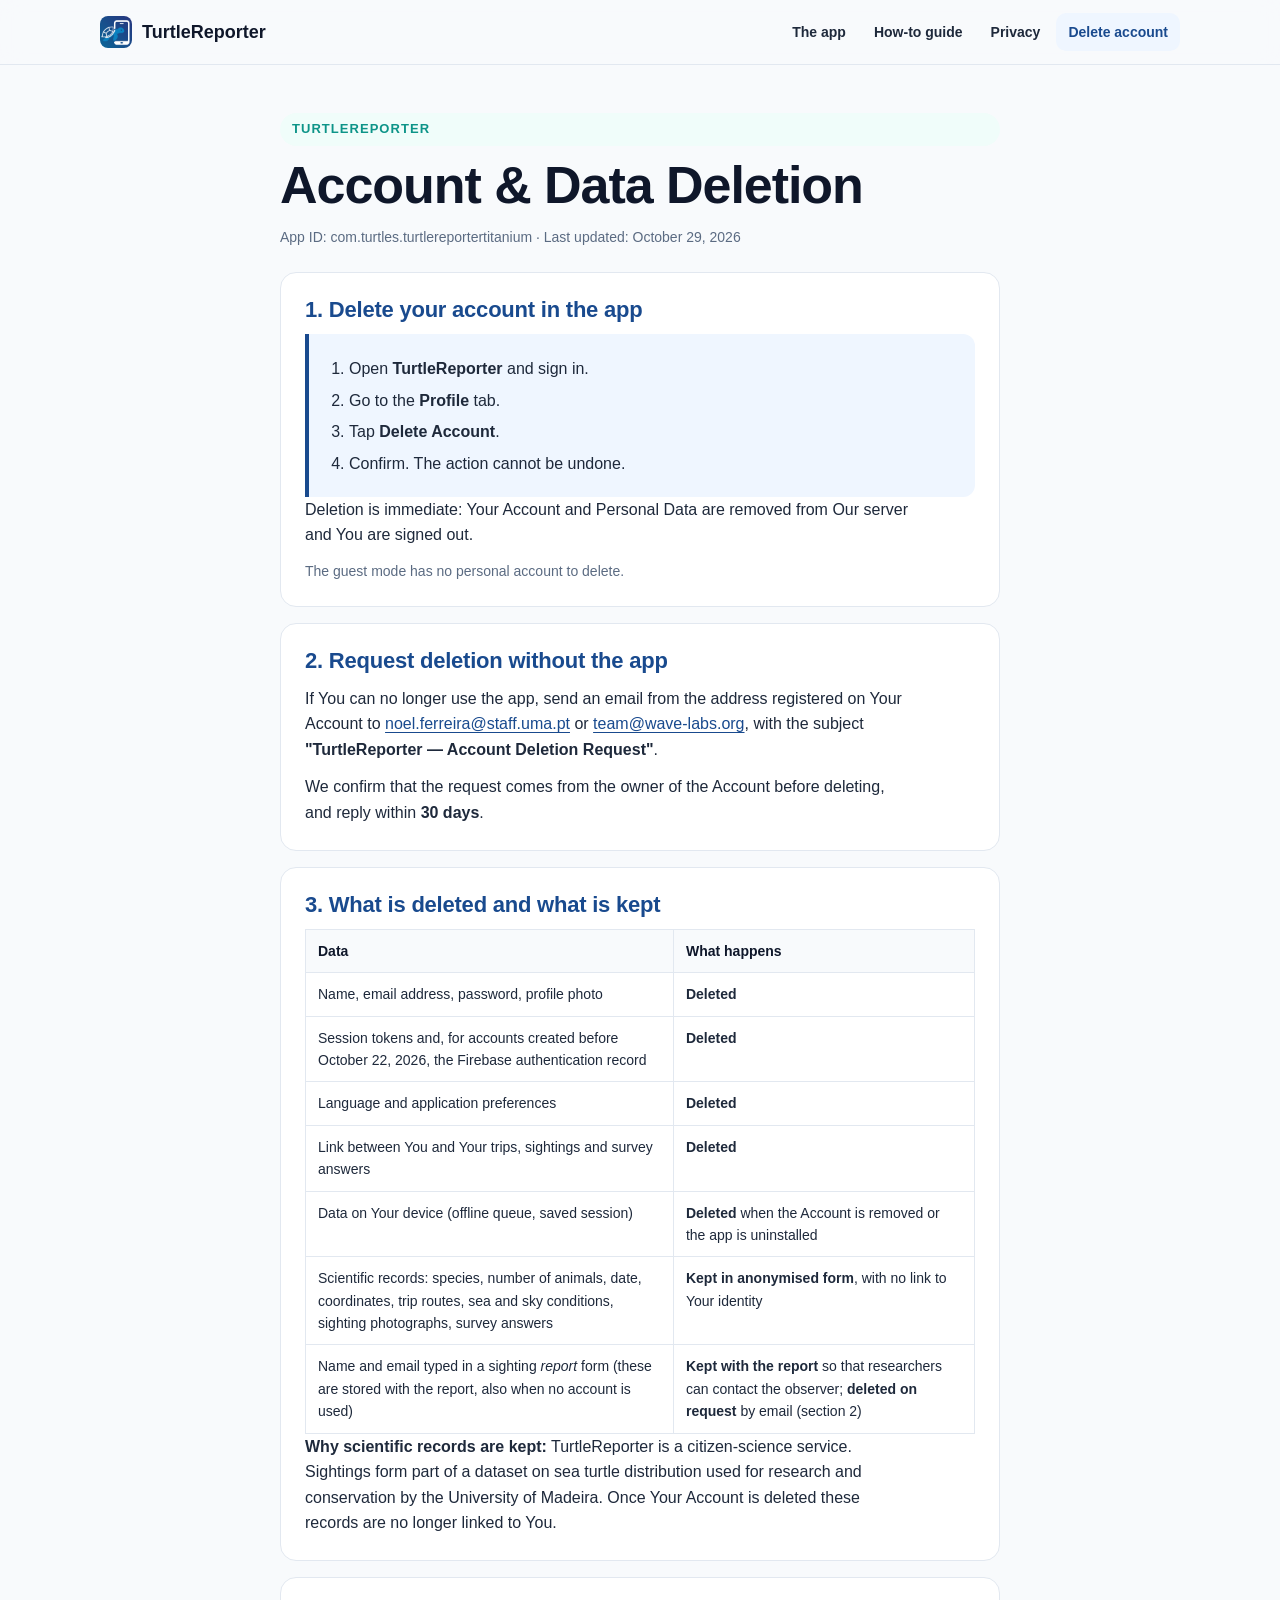
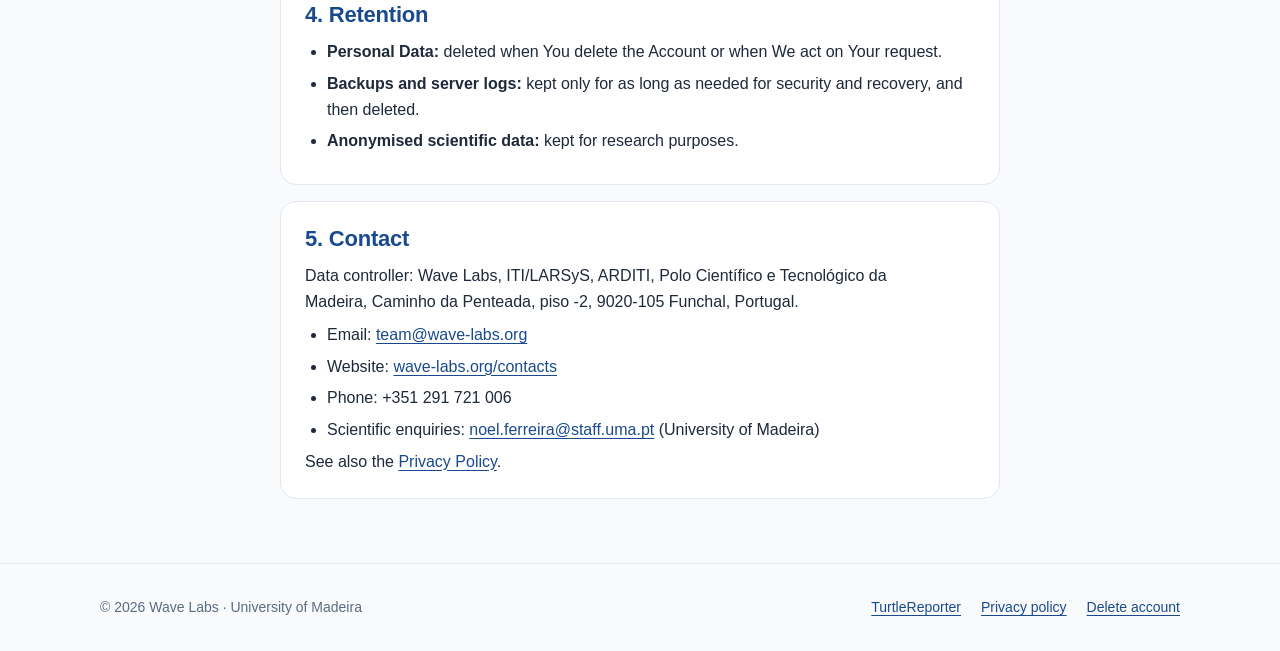
<file: delete-account.html>
<!DOCTYPE html>
<html lang="en">
<head>
<meta charset="UTF-8">
<meta name="viewport" content="width=device-width, initial-scale=1.0">
<title>Account &amp; Data Deletion — TurtleReporter</title>
<meta name="description" content="How to delete your TurtleReporter account and what data is deleted or kept.">
<meta name="theme-color" content="#194a8e">
<link rel="icon" type="image/png" href="assets/img/favicon.png">
<link rel="apple-touch-icon" href="assets/img/icon-192.png">
<link rel="stylesheet" href="assets/site.css">
</head>
<body>
<a class="skip" href="#conteudo">Skip to content</a>
<header class="site-header">
  <div class="wrap">
    <a class="brand" href="app.html"><img src="assets/img/icon-192.png" alt="" width="32" height="32">TurtleReporter</a>
    <nav class="site-nav" aria-label="Main">
      <a href="app.html">The app</a>
      <a href="app.html#guias">How-to guide</a>
      <a href="index.html">Privacy</a>
      <a href="delete-account.html" aria-current="page">Delete account</a>
    </nav>
  </div>
</header>
<main id="conteudo">
<div class="page-hero"><div class="wrap-text"><span class="eyebrow">TurtleReporter</span><h1>Account &amp; Data Deletion</h1><p class="meta-line">App ID: com.turtles.turtlereportertitanium · Last updated: October 29, 2026</p></div></div>
<div class="legal"><div class="wrap-text">

<section>
<h2>1. Delete your account in the app</h2>
<div class="steps-box">
<ol>
<li>Open <strong>TurtleReporter</strong> and sign in.</li>
<li>Go to the <strong>Profile</strong> tab.</li>
<li>Tap <strong>Delete Account</strong>.</li>
<li>Confirm. The action cannot be undone.</li>
</ol>
</div>
<p>Deletion is immediate: Your Account and Personal Data are removed from Our server and You are signed out.</p>
<p class="muted">The guest mode has no personal account to delete.</p>
</section>

<section>
<h2>2. Request deletion without the app</h2>
<p>If You can no longer use the app, send an email from the address registered on Your Account to <a href="mailto:noel.ferreira@staff.uma.pt?subject=TurtleReporter%20-%20Account%20Deletion%20Request">noel.ferreira@staff.uma.pt</a> or <a href="mailto:team@wave-labs.org?subject=TurtleReporter%20-%20Account%20Deletion%20Request">team@wave-labs.org</a>, with the subject <strong>"TurtleReporter — Account Deletion Request"</strong>.</p>
<p>We confirm that the request comes from the owner of the Account before deleting, and reply within <strong>30 days</strong>.</p>
</section>

<section>
<h2>3. What is deleted and what is kept</h2>
<table>
<tr><th>Data</th><th>What happens</th></tr>
<tr><td>Name, email address, password, profile photo</td><td><strong>Deleted</strong></td></tr>
<tr><td>Session tokens and, for accounts created before October 22, 2026, the Firebase authentication record</td><td><strong>Deleted</strong></td></tr>
<tr><td>Language and application preferences</td><td><strong>Deleted</strong></td></tr>
<tr><td>Link between You and Your trips, sightings and survey answers</td><td><strong>Deleted</strong></td></tr>
<tr><td>Data on Your device (offline queue, saved session)</td><td><strong>Deleted</strong> when the Account is removed or the app is uninstalled</td></tr>
<tr><td>Scientific records: species, number of animals, date, coordinates, trip routes, sea and sky conditions, sighting photographs, survey answers</td><td><strong>Kept in anonymised form</strong>, with no link to Your identity</td></tr>
<tr><td>Name and email typed in a sighting <em>report</em> form (these are stored with the report, also when no account is used)</td><td><strong>Kept with the report</strong> so that researchers can contact the observer; <strong>deleted on request</strong> by email (section 2)</td></tr>
</table>
<p><strong>Why scientific records are kept:</strong> TurtleReporter is a citizen-science service. Sightings form part of a dataset on sea turtle distribution used for research and conservation by the University of Madeira. Once Your Account is deleted these records are no longer linked to You.</p>
</section>

<section>
<h2>4. Retention</h2>
<ul>
<li><strong>Personal Data:</strong> deleted when You delete the Account or when We act on Your request.</li>
<li><strong>Backups and server logs:</strong> kept only for as long as needed for security and recovery, and then deleted.</li>
<li><strong>Anonymised scientific data:</strong> kept for research purposes.</li>
</ul>
</section>

<section>
<h2>5. Contact</h2>
<p>Data controller: Wave Labs, ITI/LARSyS, ARDITI, Polo Científico e Tecnológico da Madeira, Caminho da Penteada, piso -2, 9020-105 Funchal, Portugal.</p>
<ul>
<li>Email: <a href="mailto:team@wave-labs.org">team@wave-labs.org</a></li>
<li>Website: <a href="https://wave-labs.org/contacts/">wave-labs.org/contacts</a></li>
<li>Phone: +351 291 721 006</li>
<li>Scientific enquiries: <a href="mailto:noel.ferreira@staff.uma.pt">noel.ferreira@staff.uma.pt</a> (University of Madeira)</li>
</ul>
<p>See also the <a href="./index.html">Privacy Policy</a>.</p>
</section>

</div></div>
</main>
<footer class="site-footer">
  <div class="wrap">
    <span>© 2026 Wave Labs · University of Madeira</span>
    <nav aria-label="Footer"><a href="app.html">TurtleReporter</a><a href="index.html">Privacy policy</a><a href="delete-account.html">Delete account</a></nav>
  </div>
</footer>
</body>
</html>
</file>
<file: assets/site.css>
:root {
  color-scheme: light dark;
  --brand: #194a8e;
  --brand-strong: #133a70;
  --brand-ink: #194a8e;
  --brand-soft: #eff6ff;
  --brand-line: #bfdbfe;
  --teal: #0d9488;
  --teal-soft: #f0fdfa;
  --ink: #0f172a;
  --text: #1e293b;
  --muted: #5b6b82;
  --line: #e2e8f0;
  --bg: #f8fafc;
  --card: #ffffff;
  --chip: #ffffff;
  --shadow: 0 1px 2px rgba(15, 23, 42, .06), 0 8px 24px rgba(15, 23, 42, .06);
  --radius: 16px;
  --fs-xs: 13px;
  --fs-sm: 14px;
  --fs-base: 16px;
  --fs-md: 18px;
  --fs-lg: 22px;
  --fs-xl: 28px;
  --fs-hero: clamp(34px, 5.2vw, 52px);
  --wrap: 1120px;
  --wrap-text: 760px;
}

@media (prefers-color-scheme: dark) {
  :root {
    --brand: #2b63b5;
    --brand-strong: #3b74c8;
    --brand-ink: #8ab4f8;
    --brand-soft: #0f2547;
    --brand-line: #1e3a66;
    --teal: #2dd4bf;
    --teal-soft: #0b2b2a;
    --ink: #f8fafc;
    --text: #e2e8f0;
    --muted: #9fb0c8;
    --line: #22304d;
    --bg: #0b1220;
    --card: #111b2e;
    --chip: #f8fafc;
    --shadow: 0 1px 2px rgba(0, 0, 0, .4), 0 8px 24px rgba(0, 0, 0, .3);
  }
}

* { box-sizing: border-box; }

html { -webkit-text-size-adjust: 100%; scroll-padding-top: 80px; }

@media (prefers-reduced-motion: no-preference) { html { scroll-behavior: smooth; } }

body {
  margin: 0;
  background: var(--bg);
  color: var(--text);
  font-family: -apple-system, BlinkMacSystemFont, "Segoe UI", Roboto, "Helvetica Neue", Arial, sans-serif;
  font-size: var(--fs-base);
  line-height: 1.6;
  -webkit-font-smoothing: antialiased;
  -moz-osx-font-smoothing: grayscale;
}

html:not([data-lang="en"]) .en,
html[data-lang="en"] .pt { display: none !important; }

h1, h2, h3 { color: var(--ink); line-height: 1.15; text-wrap: balance; margin: 0; }
h1 { font-size: var(--fs-hero); letter-spacing: -0.02em; font-weight: 800; }
h2 { font-size: var(--fs-xl); letter-spacing: -0.01em; font-weight: 750; }
h3 { font-size: var(--fs-md); font-weight: 700; }
p { margin: 0; text-wrap: pretty; }
p + p { margin-top: 12px; }

a { color: var(--brand-ink); text-underline-offset: 3px; text-decoration-thickness: from-font; overflow-wrap: break-word; }
a:hover { color: var(--brand-strong); }
:focus-visible { outline: 3px solid var(--teal); outline-offset: 3px; border-radius: 6px; }

img { max-width: 100%; height: auto; display: block; }
code { font-family: ui-monospace, SFMono-Regular, Menlo, Consolas, monospace; font-size: .88em; }

.skip {
  position: absolute; inset-inline-start: 16px; top: -48px;
  background: var(--brand); color: #fff; padding: 8px 14px; border-radius: 10px; z-index: 100;
}
.skip:focus { top: 12px; }

.wrap { max-width: var(--wrap); margin-inline: auto; padding-inline: 20px; }
.wrap-text { max-width: var(--wrap-text); margin-inline: auto; padding-inline: 20px; }

.site-header {
  position: sticky; top: 0; z-index: 50;
  background: color-mix(in srgb, var(--bg) 86%, transparent);
  -webkit-backdrop-filter: saturate(160%) blur(12px);
  backdrop-filter: saturate(160%) blur(12px);
  border-bottom: 1px solid var(--line);
}
.site-header .wrap { display: flex; align-items: center; gap: 24px; min-height: 64px; }
.brand { display: flex; align-items: center; gap: 10px; color: var(--ink); text-decoration: none; font-weight: 750; font-size: var(--fs-md); white-space: nowrap; }
.brand img { width: 32px; height: 32px; border-radius: 8px; }
.site-nav { display: flex; gap: 4px; margin-inline-start: auto; }
.site-nav a {
  color: var(--text); text-decoration: none; font-size: var(--fs-sm); font-weight: 600;
  padding: 8px 12px; border-radius: 10px; white-space: nowrap;
}
.site-nav a:hover { background: var(--brand-soft); color: var(--brand-ink); }
.site-nav a[aria-current="page"] { color: var(--brand-ink); background: var(--brand-soft); }

.lang { display: inline-flex; border: 1px solid var(--line); border-radius: 999px; padding: 2px; background: var(--card); }
.lang button {
  font: inherit; font-size: var(--fs-xs); font-weight: 700; letter-spacing: .04em;
  border: 0; background: transparent; color: var(--muted); padding: 6px 10px; border-radius: 999px; cursor: pointer;
}
.lang button[aria-pressed="true"] { background: var(--brand); color: #fff; }

@media (max-width: 820px) {
  .site-header .wrap { flex-wrap: wrap; gap: 8px 16px; padding-block: 10px; }
  .site-nav { order: 3; width: calc(100% + 24px); margin-inline: -12px; padding-inline: 8px 32px; overflow-x: auto; scrollbar-width: none; -webkit-mask-image: linear-gradient(90deg, #000 calc(100% - 40px), transparent); mask-image: linear-gradient(90deg, #000 calc(100% - 40px), transparent); }
  .site-nav::-webkit-scrollbar { display: none; }
  .lang { margin-inline-start: auto; }
}

.btn {
  display: inline-flex; align-items: center; justify-content: center; gap: 8px;
  min-height: 48px; padding: 12px 20px; border-radius: 12px;
  font-weight: 700; font-size: var(--fs-base); text-decoration: none; white-space: nowrap;
  border: 1.5px solid transparent; transition: background-color .15s, color .15s, border-color .15s;
}
.btn-primary { background: var(--brand); color: #fff; }
.btn-primary:hover { background: var(--brand-strong); color: #fff; }
.btn-ghost { border-color: var(--brand-line); color: var(--brand-ink); background: var(--card); }
.btn-ghost:hover { background: var(--brand-soft); color: var(--brand-ink); }
.btn svg { width: 18px; height: 18px; flex: none; }

.eyebrow {
  display: inline-flex; align-items: center; gap: 8px;
  font-size: var(--fs-xs); font-weight: 700; letter-spacing: .08em; text-transform: uppercase;
  color: var(--teal); background: var(--teal-soft); padding: 6px 12px; border-radius: 999px;
}

.hero { padding-block: 56px 40px; overflow: hidden; }
.hero .wrap { display: grid; grid-template-columns: 1.05fr .95fr; gap: 48px; align-items: center; }
.hero-copy { display: grid; gap: 20px; justify-items: start; }
.hero-copy .lead { font-size: var(--fs-md); color: var(--muted); max-width: 34em; }
.hero-actions { display: flex; flex-wrap: wrap; gap: 12px; }
.hero-meta { display: flex; flex-wrap: wrap; gap: 8px 20px; color: var(--muted); font-size: var(--fs-sm); }
.hero-meta span { display: inline-flex; align-items: center; gap: 6px; }
.hero-meta svg { width: 16px; height: 16px; color: var(--teal); }

.hero-visual { position: relative; min-height: 480px; display: grid; place-items: center; }
.hero-visual::before {
  content: ""; position: absolute; inset: 6% 0 2% 8%;
  background: radial-gradient(60% 60% at 50% 45%, var(--brand-soft), transparent 70%);
  border-radius: 50%;
}
.phone {
  position: relative; width: min(260px, 62vw); aspect-ratio: 1 / 2;
  border-radius: 36px; border: 10px solid #0f172a; background: #0f172a;
  box-shadow: 0 30px 60px -20px rgba(15, 23, 42, .45); overflow: hidden;
}
.phone img { width: 100%; height: 100%; object-fit: cover; }
.hero-turtle { position: absolute; width: min(330px, 70vw); bottom: 6%; inset-inline-start: -6%; filter: drop-shadow(0 18px 24px rgba(15, 23, 42, .25)); }

@media (max-width: 860px) {
  .hero { padding-block: 32px 24px; }
  .hero .wrap { grid-template-columns: 1fr; gap: 24px; }
  .hero-visual { min-height: 420px; }
}

.band { padding-block: 64px; }
.band-soft { background: var(--card); border-block: 1px solid var(--line); }
.section-head { display: grid; gap: 10px; max-width: 640px; margin-bottom: 32px; }
.section-head p { color: var(--muted); font-size: var(--fs-md); }

.grid { display: grid; gap: 16px; grid-template-columns: repeat(auto-fit, minmax(240px, 1fr)); }
.card {
  background: var(--card); border: 1px solid var(--line); border-radius: var(--radius);
  padding: 24px; box-shadow: var(--shadow); display: grid; gap: 10px; align-content: start;
}
.band-soft .card { background: var(--bg); box-shadow: none; }
.card p { color: var(--muted); }
.icon-badge {
  width: 44px; height: 44px; border-radius: 12px; display: grid; place-items: center;
  background: var(--brand-soft); color: var(--brand-ink);
}
.icon-badge svg { width: 24px; height: 24px; }
.tag-list { display: flex; flex-wrap: wrap; gap: 6px; margin-top: 4px; }
.tag { font-size: var(--fs-xs); font-weight: 600; color: var(--brand-ink); background: var(--brand-soft); padding: 3px 10px; border-radius: 999px; white-space: nowrap; }

.steps { list-style: none; margin: 0; padding: 0; display: grid; gap: 16px; grid-template-columns: repeat(auto-fit, minmax(220px, 1fr)); counter-reset: step; }
.steps li { counter-increment: step; display: grid; gap: 8px; padding: 24px; border-radius: var(--radius); background: var(--card); border: 1px solid var(--line); }
.steps li::before {
  content: counter(step); width: 36px; height: 36px; border-radius: 50%;
  display: grid; place-items: center; font-weight: 800; color: #fff; background: var(--brand);
  font-variant-numeric: tabular-nums;
}
.steps p { color: var(--muted); }

.gallery {
  display: grid; grid-auto-flow: column; grid-auto-columns: 220px; gap: 20px;
  overflow-x: auto; scroll-snap-type: x mandatory; padding: 8px 20px 24px;
  margin-inline: -20px; scroll-padding-inline: 20px; scrollbar-width: thin;
}
.gallery figure { margin: 0; scroll-snap-align: start; display: grid; gap: 10px; }
.gallery .phone { width: 220px; border-width: 8px; border-radius: 30px; box-shadow: var(--shadow); }
.gallery figcaption { font-size: var(--fs-sm); color: var(--muted); text-align: center; }

.guides { display: grid; gap: 12px; }
details.guide { background: var(--card); border: 1px solid var(--line); border-radius: var(--radius); }
details.guide[open] { box-shadow: var(--shadow); }
details.guide summary {
  list-style: none; cursor: pointer; display: flex; align-items: center; gap: 14px;
  padding: 18px 20px; font-weight: 700; color: var(--ink); font-size: var(--fs-md);
}
details.guide summary::-webkit-details-marker { display: none; }
details.guide summary::after {
  content: ""; margin-inline-start: auto; width: 10px; height: 10px; flex: none;
  border-inline-end: 2.5px solid var(--muted); border-bottom: 2.5px solid var(--muted);
  transform: rotate(45deg) translateY(-3px); transition: transform .2s;
}
details.guide[open] summary::after { transform: rotate(-135deg) translateY(-2px); }
details.guide summary .icon-badge { width: 38px; height: 38px; }
.guide-body { padding: 0 20px 20px 72px; display: grid; gap: 12px; }
.guide-body ol, .guide-body ul { margin: 0; padding-inline-start: 20px; display: grid; gap: 6px; }
.tip { background: var(--teal-soft); border-inline-start: 4px solid var(--teal); padding: 12px 14px; border-radius: 0 10px 10px 0; font-size: var(--fs-sm); }
@media (max-width: 560px) { .guide-body { padding: 0 18px 18px; } }

.downloads { display: grid; gap: 16px; grid-template-columns: repeat(auto-fit, minmax(280px, 1fr)); }
.download {
  display: flex; align-items: center; gap: 16px; padding: 20px; border-radius: var(--radius);
  background: var(--card); border: 1px solid var(--line); text-decoration: none; color: var(--text);
}
.download:hover { border-color: var(--brand-line); background: var(--brand-soft); color: var(--text); }
.download img { width: 96px; height: 54px; object-fit: contain; flex: none; }
.download strong { display: block; color: var(--ink); }
.download span { font-size: var(--fs-sm); color: var(--muted); }

.split { display: grid; grid-template-columns: 1fr 1fr; gap: 32px; align-items: center; }
@media (max-width: 860px) { .split { grid-template-columns: 1fr; } }

.partners { display: flex; flex-wrap: wrap; gap: 12px; align-items: center; }
.partner { background: var(--chip); border: 1px solid var(--line); border-radius: 14px; padding: 10px 16px; display: grid; place-items: center; min-height: 72px; }
.partner img { height: 52px; width: auto; }

.contact-list { list-style: none; padding: 0; margin: 0; display: grid; gap: 8px; }

.site-footer { border-top: 1px solid var(--line); padding-block: 32px; color: var(--muted); font-size: var(--fs-sm); }
.site-footer .wrap { display: flex; flex-wrap: wrap; gap: 12px 24px; align-items: center; justify-content: space-between; }
.site-footer nav { display: flex; flex-wrap: wrap; gap: 8px 20px; }

.page-hero { padding-block: 48px 8px; }
.page-hero .wrap-text { display: grid; gap: 10px; }
.page-hero p { color: var(--muted); }
.legal { padding-bottom: 64px; }
.legal section, .legal nav.toc, .legal .summary {
  background: var(--card); border: 1px solid var(--line); border-radius: var(--radius);
  padding: 24px; margin-top: 16px;
}
.legal h2 { font-size: var(--fs-lg); margin-bottom: 12px; color: var(--brand-ink); }
.legal h2 + p, .legal h2 + ul { margin-top: 0; }
.legal ul, .legal ol { padding-inline-start: 22px; margin: 8px 0 0; }
.legal li { margin-bottom: 6px; }
.legal p { max-width: 68ch; }
.legal .summary { background: var(--brand-soft); border-color: var(--brand-line); }
.legal nav.toc ol { columns: 2; column-gap: 32px; }
.legal nav.toc li { break-inside: avoid; }
.legal table { width: 100%; border-collapse: collapse; font-size: var(--fs-sm); }
.legal td, .legal th { border: 1px solid var(--line); padding: 10px 12px; text-align: start; vertical-align: top; }
.legal th { font-weight: 700; color: var(--ink); background: var(--bg); }
.legal .steps-box { background: var(--brand-soft); border-inline-start: 4px solid var(--brand); border-radius: 0 12px 12px 0; padding: 14px 18px; }
.legal .muted { color: var(--muted); font-size: var(--fs-sm); }
.meta-line { font-size: var(--fs-sm); color: var(--muted); }

@media (max-width: 600px) {
  .band { padding-block: 44px; }
  .legal section, .legal nav.toc, .legal .summary { padding: 18px; }
  .legal nav.toc ol { columns: 1; }
  .legal table.stack, .legal table.stack tbody, .legal table.stack tr, .legal table.stack td { display: block; width: 100%; }
  .legal table.stack tr:first-child { display: none; }
  .legal table.stack tr { border-top: 1px solid var(--line); padding: 10px 0; }
  .legal table.stack td { border: 0; padding: 2px 0; }
  .legal table.stack td:first-child { font-weight: 700; color: var(--ink); }
}

@media print {
  .site-header, .site-footer, .lang, .skip { display: none !important; }
  body { background: #fff; color: #000; }
  .legal section, .legal nav.toc, .legal .summary, .card { box-shadow: none; border-color: #ccc; }
}
</file>
